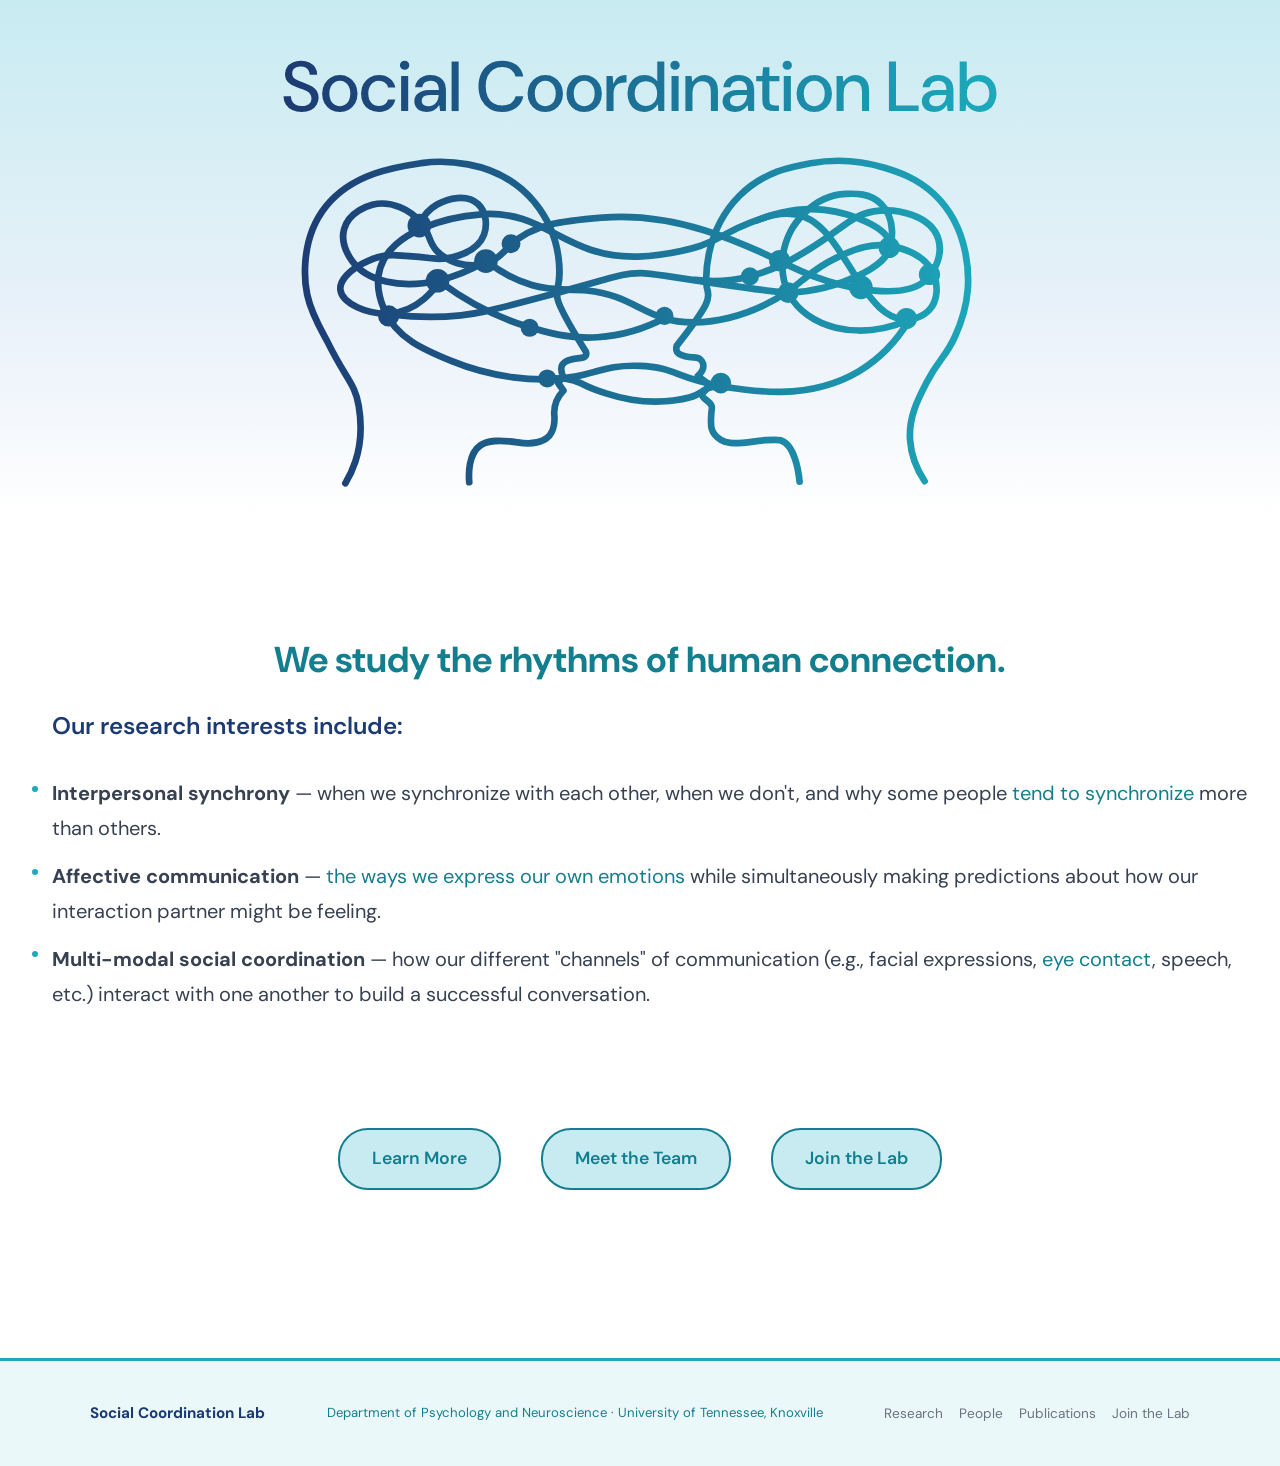
<file: index.html>
<!DOCTYPE html>
<html lang="en">
<head>
  <meta charset="UTF-8">
  <meta name="viewport" content="width=device-width, initial-scale=1.0">
  <title>Social Coordination Lab</title>
  <meta name="description" content="The Social Coordination Lab at the University of Tennessee, Knoxville studies how people coordinate their behavior to build deep and lasting social connections.">
  <link rel="icon" href="assets/images/logo-noname.svg" type="image/svg+xml">
  <meta property="og:title" content="Social Coordination Lab">
  <meta property="og:description" content="The Social Coordination Lab at the University of Tennessee, Knoxville studies how people coordinate their behavior to build deep and lasting social connections.">
  <meta property="og:image" content="https://socialcoordinationlab.com/assets/images/logo-noname.png">
  <meta property="og:url" content="https://socialcoordinationlab.com">
  <meta property="og:type" content="website">
  <link rel="stylesheet" href="css/style.css">
  <style>
    .hero-links {
      gap: 2.5rem;
      margin-top: 6rem;
    }
    .hero-links .btn {
      background: #C8EBF2;
      border-color: var(--teal-dark);
      border-width: 2px;
      color: var(--teal-dark);
      font-size: 1.1rem;
      padding: 0.85rem 2rem;
    }
    .hero-links .btn:hover {
      background: #aadce8;
      border-color: var(--teal-dark);
      color: var(--teal-dark);
    }
  </style>
</head>
<body>

  <nav class="site-nav">
    <div class="nav-inner">
      <div class="nav-brand">
        <img src="assets/images/logo-noname.svg" alt="" class="nav-brand-logo">
        <div class="nav-brand-text">
          <a href="/">Social Coordination Lab</a>
          <span class="nav-brand-sub">Department of Psychology and Neuroscience &middot; University of Tennessee, Knoxville</span>
        </div>
      </div>
      <div class="nav-links">
        <a href="/research/">Research</a>
        <a href="/people/">People</a>
        <a href="/publications/">Publications</a>
        <a href="/join/">Join the Lab</a>
      </div>
    </div>
  </nav>

  <div class="hero-band">
    <img src="assets/images/logo.svg" alt="Social Coordination Lab">
  </div>

  <div class="hero-content">
    <p class="hero-lead">We study the rhythms of human connection.</p>
    <p class="hero-subhead">Our research interests include:</p>
    <ul class="hero-list">
      <li><strong>Interpersonal synchrony</strong> — when we synchronize with each other, when we don't, and why some people <a href="https://www.nature.com/articles/s41598-023-29776-6">tend to synchronize</a> more than others.</li>
      <li><strong>Affective communication</strong> — <a href="https://doi.org/10.1080/02699931.2024.2446945">the ways we express our own emotions</a> while simultaneously making predictions about how our interaction partner might be feeling.</li>
      <li><strong>Multi-modal social coordination</strong> — how our different "channels" of communication (e.g., facial expressions, <a href="https://www.pnas.org/doi/abs/10.1073/pnas.2106645118">eye contact</a>, speech, etc.) interact with one another to build a successful conversation.</li>
    </ul>
    <div class="hero-links">
      <a href="/research/" class="btn btn-primary">Learn More</a>
      <a href="/people/" class="btn btn-primary">Meet the Team</a>
      <a href="/join/" class="btn btn-primary">Join the Lab</a>
    </div>
  </div>

  <footer class="site-footer">
    <div class="footer-inner">
      <div class="footer-brand">Social Coordination Lab</div>
      <div class="footer-meta">Department of Psychology and Neuroscience &middot; University of Tennessee, Knoxville</div>
      <div class="footer-links">
        <a href="/research/">Research</a>
        <a href="/people/">People</a>
        <a href="/publications/">Publications</a>
        <a href="/join/">Join the Lab</a>
      </div>
    </div>
  </footer>

  <script src="js/nav.js"></script>
</body>
</html>
</file>
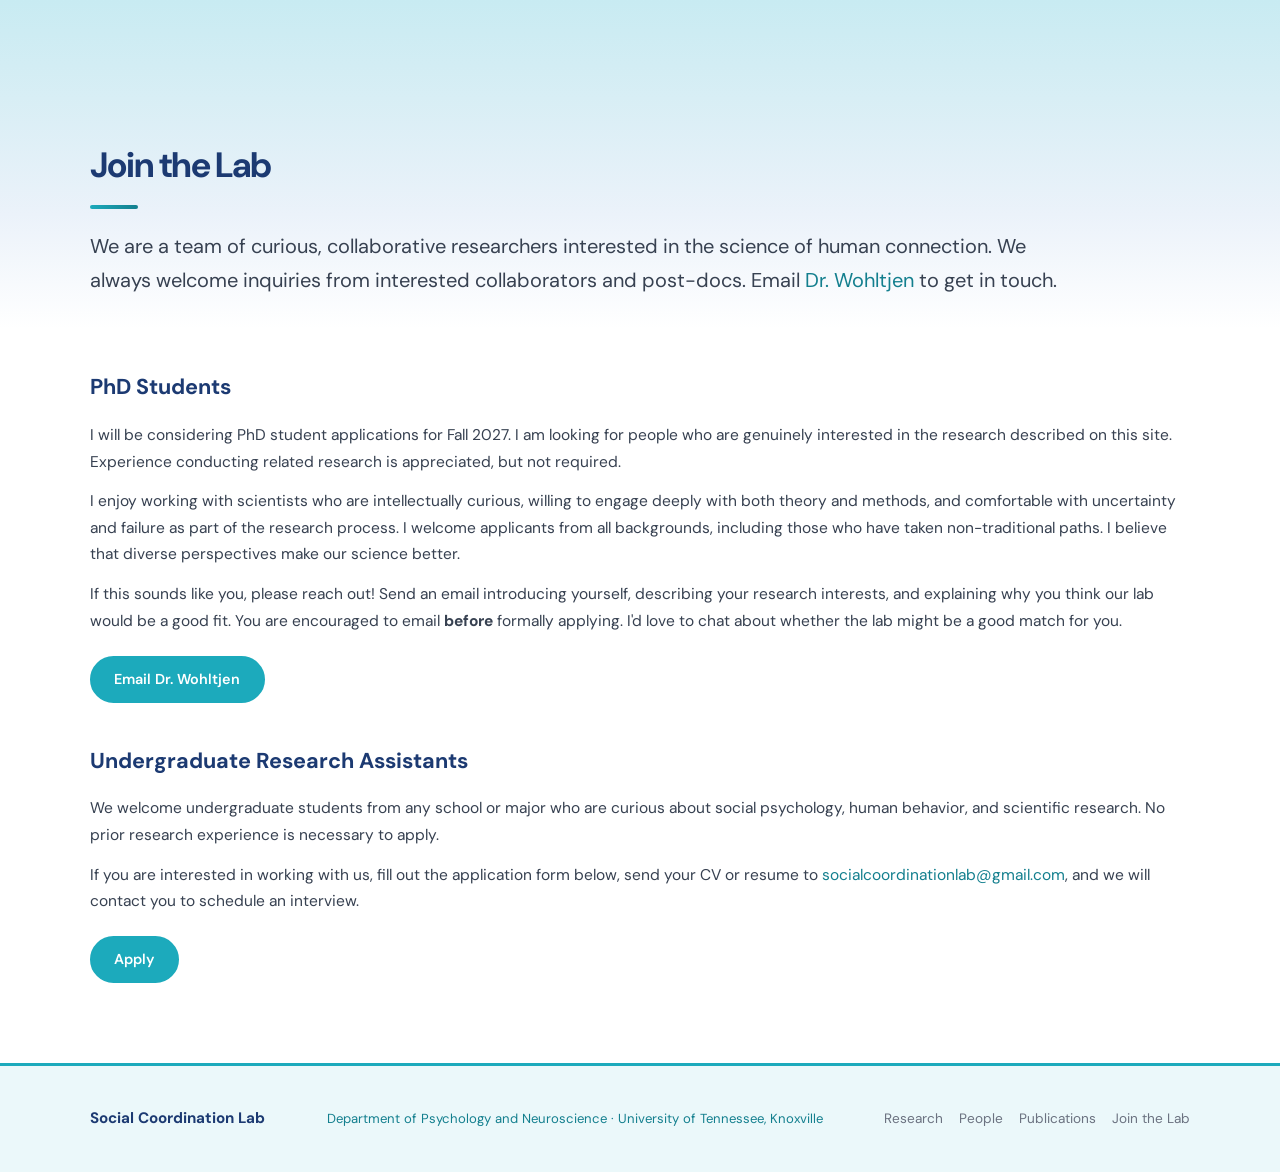
<file: join/index.html>
<!DOCTYPE html>
<html lang="en">
<head>
  <meta charset="UTF-8">
  <meta name="viewport" content="width=device-width, initial-scale=1.0">
  <title>Join the Lab — Social Coordination Lab</title>
  <meta name="description" content="Opportunities to join the Social Coordination Lab at the University of Tennessee, Knoxville — PhD students and undergraduate research assistants.">
  <link rel="icon" href="../assets/images/logo-noname.svg" type="image/svg+xml">
  <meta property="og:image" content="https://socialcoordinationlab.com/assets/images/logo-noname.png">
  <meta property="og:url" content="https://socialcoordinationlab.com/join/">
  <meta property="og:type" content="website">
  <link rel="stylesheet" href="../css/style.css">
</head>
<body>

  <nav class="site-nav">
    <div class="nav-inner">
      <div class="nav-brand">
        <img src="../assets/images/logo-noname.svg" alt="" class="nav-brand-logo">
        <div class="nav-brand-text">
          <a href="/">Social Coordination Lab</a>
          <span class="nav-brand-sub">Department of Psychology and Neuroscience &middot; University of Tennessee, Knoxville</span>
        </div>
      </div>
      <div class="nav-links">
        <a href="/research/">Research</a>
        <a href="/people/">People</a>
        <a href="/publications/">Publications</a>
        <a href="/join/" class="active">Join the Lab</a>
      </div>
    </div>
  </nav>

  <div class="page-title-band">
    <div class="page-title-inner">
      <h1>Join the Lab</h1>
      <div class="divider"></div>
      <p style="margin-top: 1.25rem; color: #374151; max-width: 1000px; font-size: 1.25rem;">We are a team of curious, collaborative researchers interested in the science of human connection. We always welcome inquiries from interested collaborators and post-docs. Email <a href="mailto:sophiewohltjen@utk.edu">Dr. Wohltjen</a> to get in touch.</p>
    </div>
  </div>

  <div class="page" style="padding-left: 0; padding-right: 0;">

    <!-- PhD Students -->
    <div class="join-section">
      <h2>PhD Students</h2>
      <p>
        I will be considering PhD student applications for Fall 2027. I am looking for people who are genuinely interested in the research described on this site. Experience conducting related research is appreciated, but not required.
      </p>
      <p>
        I enjoy working with scientists who are intellectually curious, willing to engage deeply with both theory and methods, and comfortable with uncertainty and failure as part of the research process. I welcome applicants from all backgrounds, including those who have taken non-traditional paths. I believe that diverse perspectives make our science better.
      </p>
      <p>
        If this sounds like you, please reach out! Send an email introducing yourself, describing your research interests, and explaining why you think our lab would be a good fit. You are encouraged to email <strong>before</strong> formally applying. I'd love to chat about whether the lab might be a good match for you.
      </p>
      <a href="mailto:sophiewohltjen@utk.edu" class="btn btn-primary">Email Dr. Wohltjen</a>
    </div>

    <!-- Undergraduate RAs -->
    <div class="join-section" style="margin-bottom:5rem;">
      <h2>Undergraduate Research Assistants</h2>
      <p>
        We welcome undergraduate students from any school or major who are curious about social psychology, human behavior, and scientific research. No prior research experience is necessary to apply.
      </p>
      <p>
        If you are interested in working with us, fill out the application form below, send your CV or resume to <a href="mailto:socialcoordinationlab@gmail.com">socialcoordinationlab@gmail.com</a>, and we will contact you to schedule an interview.
      </p>
      <a href="https://docs.google.com/forms/d/e/1FAIpQLScG0RC5CVKFxu5MlUOCBU0SJALxwk0OqWEZu88-P_znuCjL6w/viewform" class="btn btn-primary" target="_blank" rel="noopener">Apply</a>
    </div>

  </div>

  <footer class="site-footer">
    <div class="footer-inner">
      <div class="footer-brand">Social Coordination Lab</div>
      <div class="footer-meta">Department of Psychology and Neuroscience &middot; University of Tennessee, Knoxville</div>
      <div class="footer-links">
        <a href="/research/">Research</a>
        <a href="/people/">People</a>
        <a href="/publications/">Publications</a>
        <a href="/join/">Join the Lab</a>
      </div>
    </div>
  </footer>

  <script src="../js/nav.js"></script>
</body>
</html>
</file>
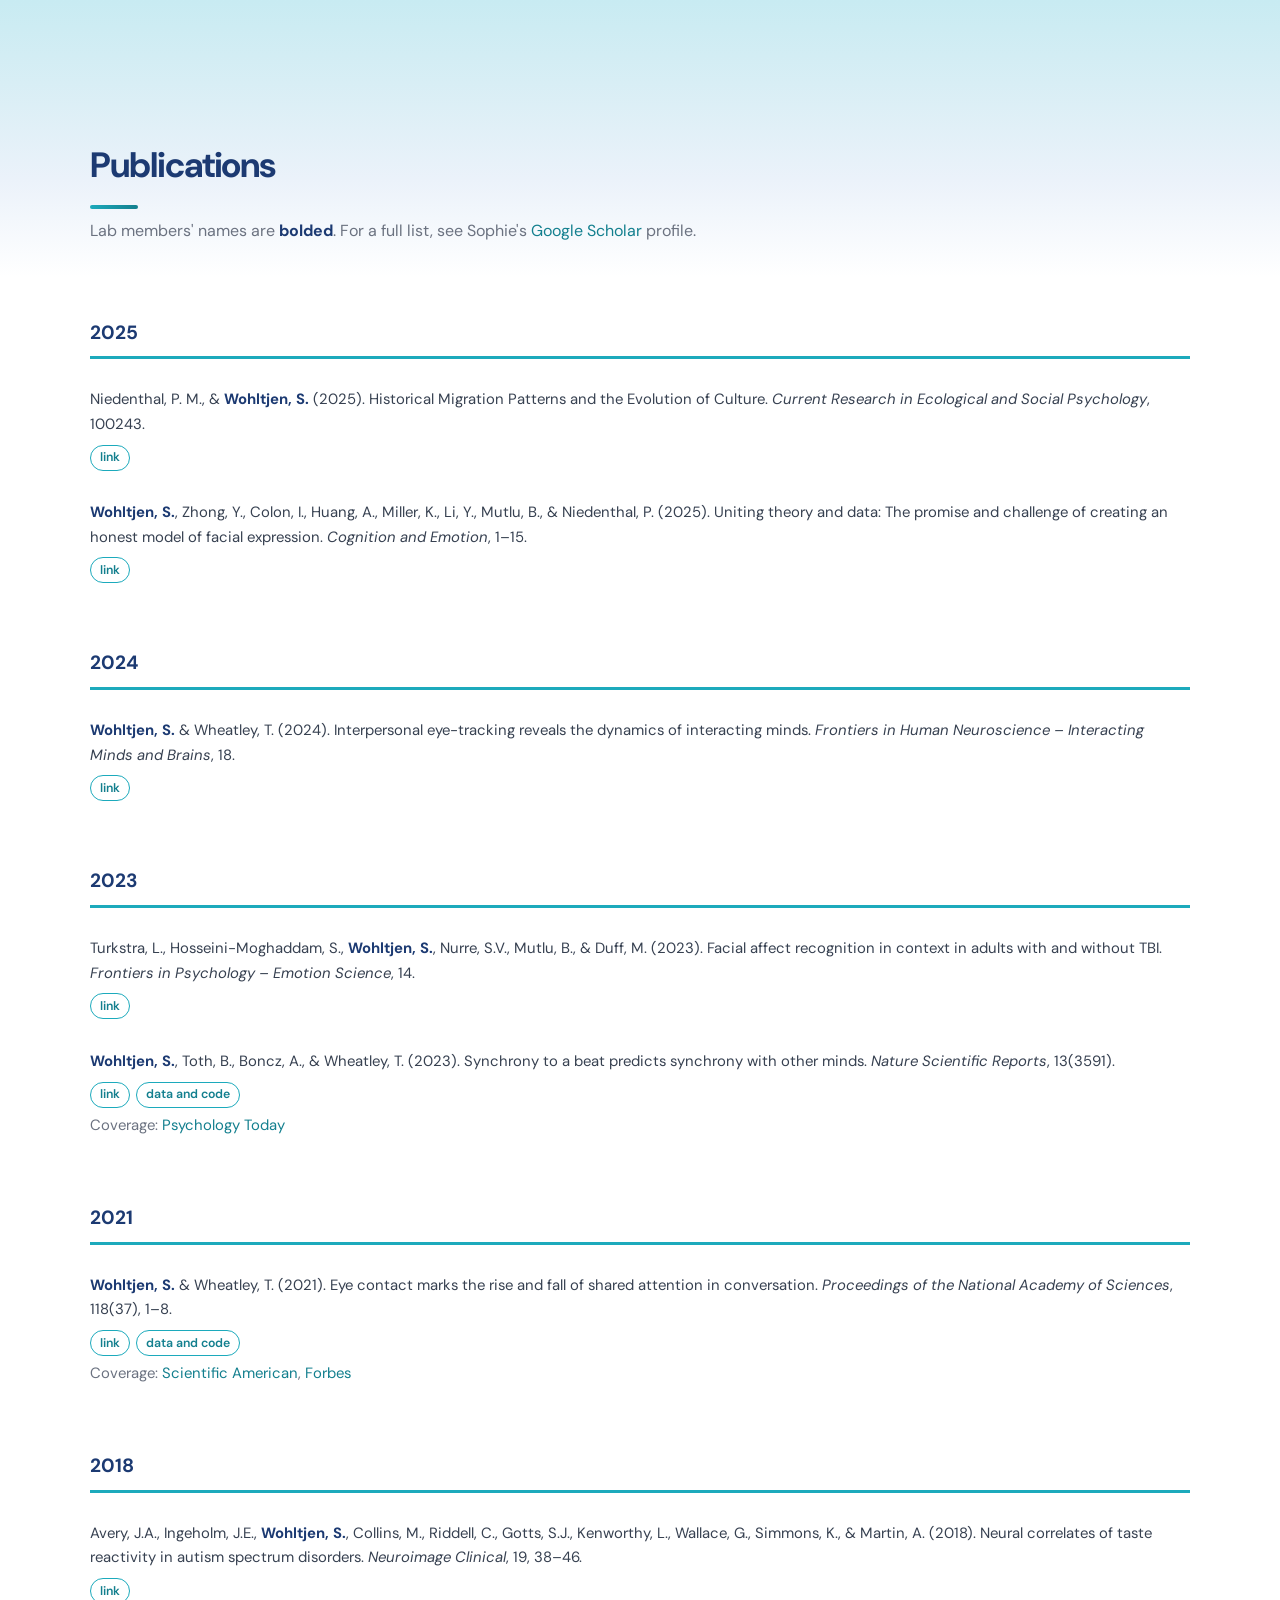
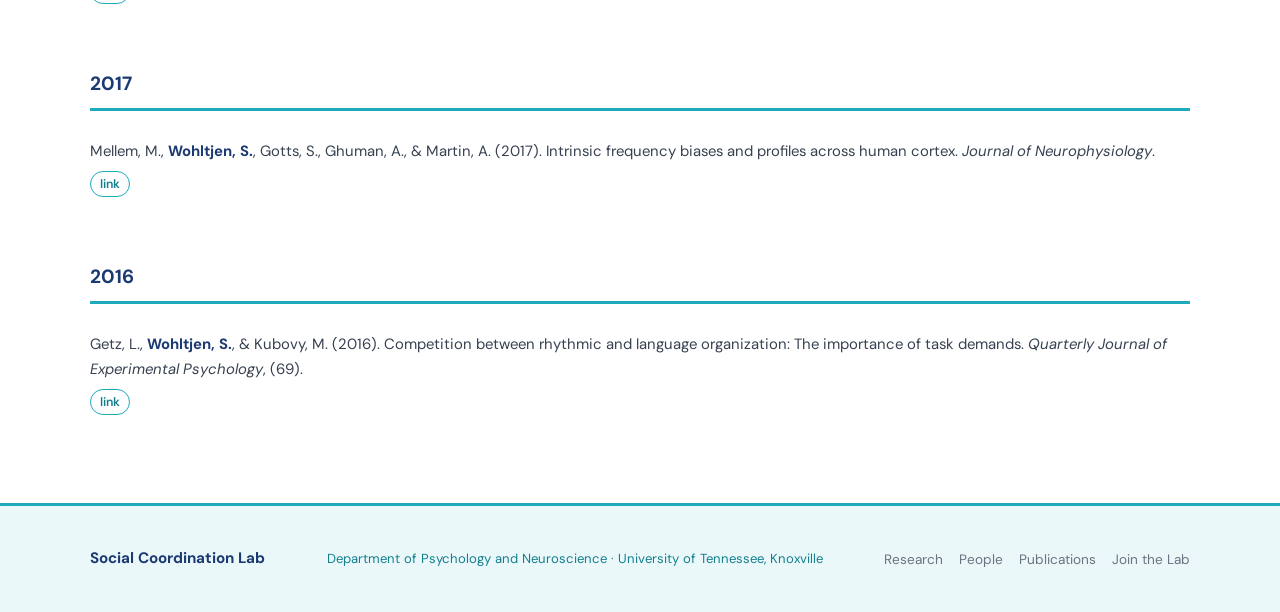
<file: publications/index.html>
<!DOCTYPE html>
<html lang="en">
<head>
  <meta charset="UTF-8">
  <meta name="viewport" content="width=device-width, initial-scale=1.0">
  <title>Publications — Social Coordination Lab</title>
  <meta name="description" content="Publications from the Social Coordination Lab at the University of Tennessee, Knoxville.">
  <link rel="icon" href="../assets/images/logo-noname.svg" type="image/svg+xml">
  <meta property="og:image" content="https://socialcoordinationlab.com/assets/images/logo-noname.png">
  <meta property="og:url" content="https://socialcoordinationlab.com/publications/">
  <meta property="og:type" content="website">
  <link rel="stylesheet" href="../css/style.css">
</head>
<body>

  <nav class="site-nav">
    <div class="nav-inner">
      <div class="nav-brand">
        <img src="../assets/images/logo-noname.svg" alt="" class="nav-brand-logo">
        <div class="nav-brand-text">
          <a href="/">Social Coordination Lab</a>
          <span class="nav-brand-sub">Department of Psychology and Neuroscience &middot; University of Tennessee, Knoxville</span>
        </div>
      </div>
      <div class="nav-links">
        <a href="/research/">Research</a>
        <a href="/people/">People</a>
        <a href="/publications/" class="active">Publications</a>
        <a href="/join/">Join the Lab</a>
      </div>
    </div>
  </nav>

  <div class="page-title-band">
    <div class="page-title-inner">
      <h1>Publications</h1>
      <div class="divider"></div>
      <p>Lab members' names are <strong style="color:var(--navy);">bolded</strong>. For a full list, see Sophie's <a href="https://scholar.google.com/citations?user=i4sQcEMAAAAJ&hl=en" style="color:var(--teal-dark);">Google Scholar</a> profile.</p>
    </div>
  </div>

  <div class="page" style="padding-left: 0; padding-right: 0;">

    <!-- 2025 -->
    <div class="pub-section">
      <div class="pub-section-label">2025</div>
      <ul class="pub-list">
        <li class="pub-item">
          Niedenthal, P. M., &amp; <strong>Wohltjen, S.</strong> (2025). Historical Migration Patterns and the Evolution of Culture. <em>Current Research in Ecological and Social Psychology</em>, 100243.
          <div class="pub-links">
            <a href="https://www.sciencedirect.com/science/article/pii/S2666622725000309" class="pub-link" target="_blank" rel="noopener">link</a>
          </div>
        </li>
        <li class="pub-item">
          <strong>Wohltjen, S.</strong>, Zhong, Y., Colon, I., Huang, A., Miller, K., Li, Y., Mutlu, B., &amp; Niedenthal, P. (2025). Uniting theory and data: The promise and challenge of creating an honest model of facial expression. <em>Cognition and Emotion</em>, 1–15.
          <div class="pub-links">
            <a href="https://www.tandfonline.com/doi/abs/10.1080/02699931.2024.2446945?casa_token=uprtJejlRvAAAAAA:4KbGv9zQ0BTERsC45VUERgjuYhj0U2Ws1ja3-Fm_jkfgc35AhX77wh9ylEBJsFuJWu8i0sep7DnlaA" class="pub-link" target="_blank" rel="noopener">link</a>
          </div>
        </li>
      </ul>
    </div>

    <!-- 2024 -->
    <div class="pub-section">
      <div class="pub-section-label">2024</div>
      <ul class="pub-list">
        <li class="pub-item">
          <strong>Wohltjen, S.</strong> &amp; Wheatley, T. (2024). Interpersonal eye-tracking reveals the dynamics of interacting minds. <em>Frontiers in Human Neuroscience – Interacting Minds and Brains</em>, 18.
          <div class="pub-links">
            <a href="https://www.frontiersin.org/journals/human-neuroscience/articles/10.3389/fnhum.2024.1356680/full" class="pub-link" target="_blank" rel="noopener">link</a>
          </div>
        </li>
      </ul>
    </div>

    <!-- 2023 -->
    <div class="pub-section">
      <div class="pub-section-label">2023</div>
      <ul class="pub-list">
        <li class="pub-item">
          Turkstra, L., Hosseini-Moghaddam, S., <strong>Wohltjen, S.</strong>, Nurre, S.V., Mutlu, B., &amp; Duff, M. (2023). Facial affect recognition in context in adults with and without TBI. <em>Frontiers in Psychology – Emotion Science</em>, 14.
          <div class="pub-links">
            <a href="https://www.frontiersin.org/journals/psychology/articles/10.3389/fpsyg.2023.1111686/full" class="pub-link" target="_blank" rel="noopener">link</a>
          </div>
        </li>
        <li class="pub-item">
          <strong>Wohltjen, S.</strong>, Toth, B., Boncz, A., &amp; Wheatley, T. (2023). Synchrony to a beat predicts synchrony with other minds. <em>Nature Scientific Reports</em>, 13(3591).
          <div class="pub-links">
            <a href="https://www.nature.com/articles/s41598-023-29776-6" class="pub-link" target="_blank" rel="noopener">link</a>
            <a href="https://github.com/sophiewohltjen/individual-attention" class="pub-link" target="_blank" rel="noopener">data and code</a>
          </div>
          <div class="pub-coverage">Coverage: <a href="https://www.psychologytoday.com/gb/blog/the-sensory-revolution/202003/dont-got-rhythm-what-it-means-to-be-beat-deaf" target="_blank" rel="noopener">Psychology Today</a></div>
        </li>
      </ul>
    </div>

    <!-- 2021 -->
    <div class="pub-section">
      <div class="pub-section-label">2021</div>
      <ul class="pub-list">
        <li class="pub-item">
          <strong>Wohltjen, S.</strong> &amp; Wheatley, T. (2021). Eye contact marks the rise and fall of shared attention in conversation. <em>Proceedings of the National Academy of Sciences</em>, 118(37), 1–8.
          <div class="pub-links">
            <a href="https://www.pnas.org/doi/abs/10.1073/pnas.2106645118" class="pub-link" target="_blank" rel="noopener">link</a>
            <a href="https://github.com/sophiewohltjen/eyeContact-in-conversation" class="pub-link" target="_blank" rel="noopener">data and code</a>
          </div>
          <div class="pub-coverage">Coverage: <a href="https://www.scientificamerican.com/article/making-eye-contact-signals-a-new-turn-in-a-conversation/" target="_blank" rel="noopener">Scientific American</a>, <a href="https://www.forbes.com/sites/jarretjackson/2022/07/20/is-your-team-in-sync-if-not-it-may-be-time-for-a-game/?sh=1e0f21d974cb" target="_blank" rel="noopener">Forbes</a></div>
        </li>
      </ul>
    </div>

    <!-- 2018 -->
    <div class="pub-section">
      <div class="pub-section-label">2018</div>
      <ul class="pub-list">
        <li class="pub-item">
          Avery, J.A., Ingeholm, J.E., <strong>Wohltjen, S.</strong>, Collins, M., Riddell, C., Gotts, S.J., Kenworthy, L., Wallace, G., Simmons, K., &amp; Martin, A. (2018). Neural correlates of taste reactivity in autism spectrum disorders. <em>Neuroimage Clinical</em>, 19, 38–46.
          <div class="pub-links">
            <a href="https://linkinghub.elsevier.com/retrieve/pii/S0006322318304992" class="pub-link" target="_blank" rel="noopener">link</a>
          </div>
        </li>
      </ul>
    </div>

    <!-- 2017 -->
    <div class="pub-section">
      <div class="pub-section-label">2017</div>
      <ul class="pub-list">
        <li class="pub-item">
          Mellem, M., <strong>Wohltjen, S.</strong>, Gotts, S., Ghuman, A., &amp; Martin, A. (2017). Intrinsic frequency biases and profiles across human cortex. <em>Journal of Neurophysiology</em>.
          <div class="pub-links">
            <a href="https://journals.physiology.org/doi/full/10.1152/jn.00061.2017" class="pub-link" target="_blank" rel="noopener">link</a>
          </div>
        </li>
      </ul>
    </div>

    <!-- 2016 -->
    <div class="pub-section" style="margin-bottom:5rem;">
      <div class="pub-section-label">2016</div>
      <ul class="pub-list">
        <li class="pub-item">
          Getz, L., <strong>Wohltjen, S.</strong>, &amp; Kubovy, M. (2016). Competition between rhythmic and language organization: The importance of task demands. <em>Quarterly Journal of Experimental Psychology</em>, (69).
          <div class="pub-links">
            <a href="https://journals.sagepub.com/doi/10.1080/17470218.2016.1173078" class="pub-link" target="_blank" rel="noopener">link</a>
          </div>
        </li>
      </ul>
    </div>

  </div>

  <footer class="site-footer">
    <div class="footer-inner">
      <div class="footer-brand">Social Coordination Lab</div>
      <div class="footer-meta">Department of Psychology and Neuroscience &middot; University of Tennessee, Knoxville</div>
      <div class="footer-links">
        <a href="/research/">Research</a>
        <a href="/people/">People</a>
        <a href="/publications/">Publications</a>
        <a href="/join/">Join the Lab</a>
      </div>
    </div>
  </footer>

  <script src="../js/nav.js"></script>
</body>
</html>
</file>
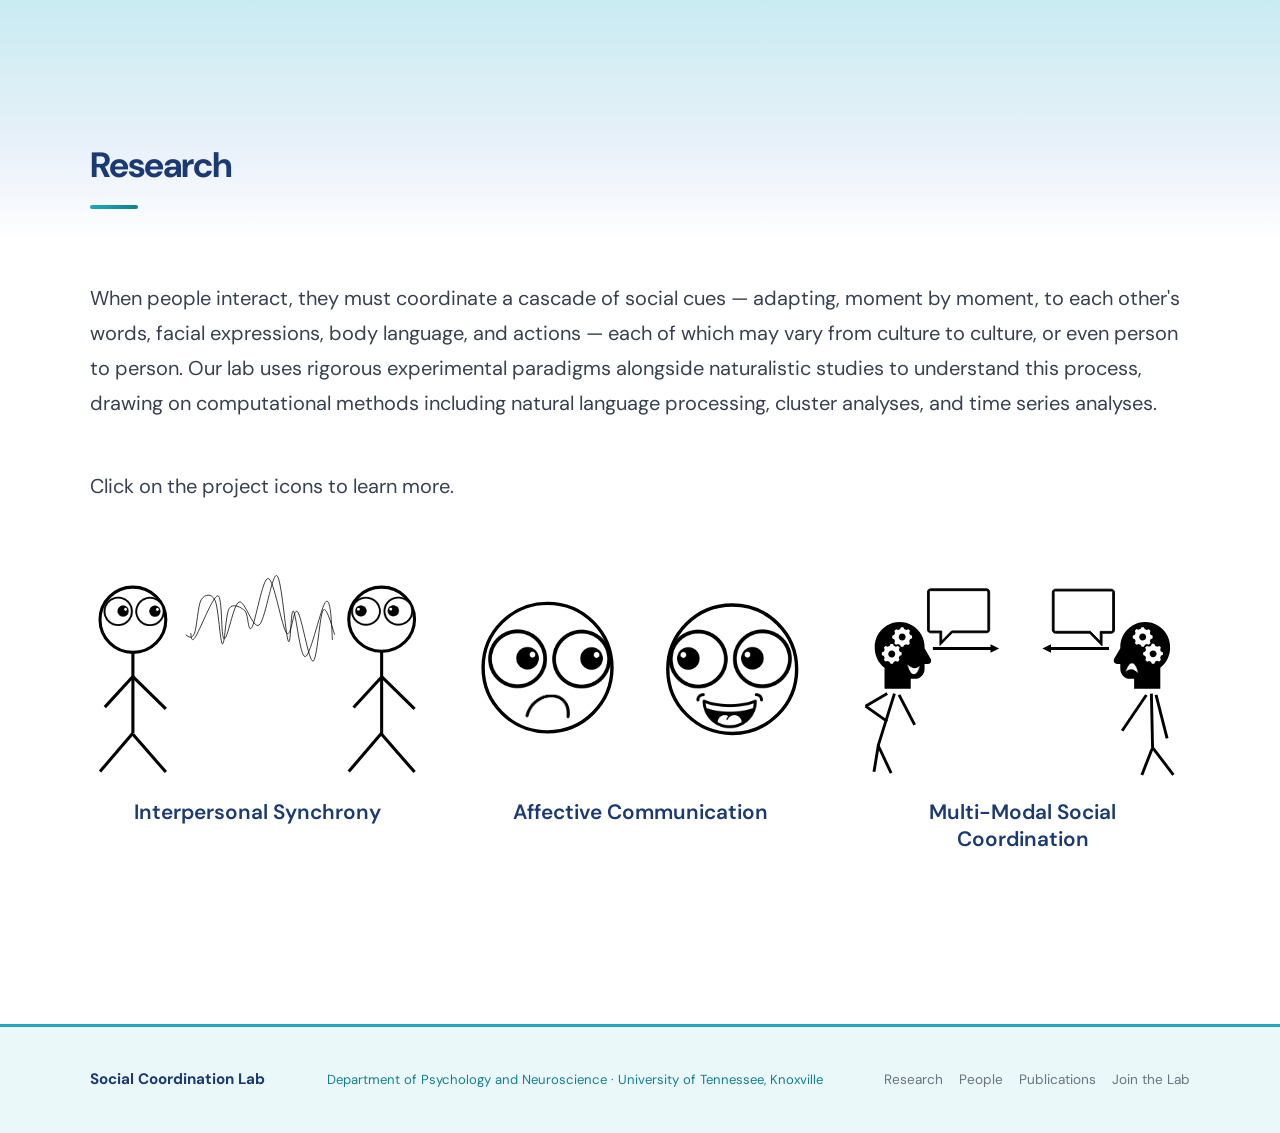
<file: research/index.html>
<!DOCTYPE html>
<html lang="en">
<head>
  <meta charset="UTF-8">
  <meta name="viewport" content="width=device-width, initial-scale=1.0">
  <title>Research — Social Coordination Lab</title>
  <meta name="description" content="Research areas of the Social Coordination Lab at UTK: interpersonal synchrony, affective communication, and multi-modal social coordination.">
  <link rel="icon" href="../assets/images/logo-noname.svg" type="image/svg+xml">
  <meta property="og:image" content="https://socialcoordinationlab.com/assets/images/logo-noname.png">
  <meta property="og:url" content="https://socialcoordinationlab.com/research/">
  <meta property="og:type" content="website">
  <link rel="stylesheet" href="../css/style.css">
</head>
<body>

  <nav class="site-nav">
    <div class="nav-inner">
      <div class="nav-brand">
        <img src="../assets/images/logo-noname.svg" alt="" class="nav-brand-logo">
        <div class="nav-brand-text">
          <a href="/">Social Coordination Lab</a>
          <span class="nav-brand-sub">Department of Psychology and Neuroscience &middot; University of Tennessee, Knoxville</span>
        </div>
      </div>
      <div class="nav-links">
        <a href="/research/" class="active">Research</a>
        <a href="/people/">People</a>
        <a href="/publications/">Publications</a>
        <a href="/join/">Join the Lab</a>
      </div>
    </div>
  </nav>

  <div class="page-title-band">
    <div class="page-title-inner">
      <h1>Research</h1>
      <div class="divider"></div>
    </div>
  </div>

  <div class="page" style="padding-left: 0; padding-right: 0;">

    <p class="intro-blurb">
      When people interact, they must coordinate a cascade of social cues — adapting, moment by moment, to each other's words, facial expressions, body language, and actions — each of which may vary from culture to culture, or even person to person. Our lab uses rigorous experimental paradigms alongside naturalistic studies to understand this process, drawing on computational methods including natural language processing, cluster analyses, and time series analyses.
    </p>
    <p class="intro-blurb" style="margin-bottom: 0;">Click on the project icons to learn more.</p>
    <div class="research-icons" style="margin-top: 3rem;">

      <!-- Interpersonal Synchrony -->
      <div class="research-icon-item">
        <button class="research-icon-btn" data-target="panel-synchrony">
          <img src="../assets/images/synchrony.svg" alt="Interpersonal Synchrony">
          <span>Interpersonal Synchrony</span>
        </button>
      </div>

      <!-- Affective Communication -->
      <div class="research-icon-item">
        <button class="research-icon-btn" data-target="panel-affcomm">
          <img src="../assets/images/aff-comm.svg" alt="Affective Communication">
          <span>Affective Communication</span>
        </button>
      </div>

      <!-- Multi-Modal Social Coordination -->
      <div class="research-icon-item">
        <button class="research-icon-btn" data-target="panel-multimodal">
          <img src="../assets/images/coordination.svg" alt="Multi-Modal Social Coordination">
          <span>Multi-Modal Social Coordination</span>
        </button>
      </div>

    </div>

    <!-- Full-width description panels -->
    <div class="research-panel" id="panel-synchrony">
      <h2 class="panel-title">Interpersonal Synchrony</h2>
      <p>We study the moments in interaction when people synchronize with each other, and we also study the moments when they don't. Rather than assuming that heightened synchrony is always beneficial, our work investigates how moving between moments of synchrony and asynchrony may actually help people communicate. We're also interested in the individual differences that can make it easier or harder to achieve synchrony.</p>
      <p>Our research has so far tracked synchrony in eye blink rates, pupil dilation, and facial expressions. We connect these physiological and behavioral signals to interaction outcomes like improved memory, engagement, and rapport.</p>
      <h3 class="panel-subsection-title">Synchrony to a beat predicts synchrony with other minds</h3>
      <p class="panel-coverage">Read about this project in <a href="https://www.psychologytoday.com/gb/blog/the-sensory-revolution/202003/dont-got-rhythm-what-it-means-to-be-beat-deaf" target="_blank" rel="noopener">Psychology Today</a></p>
      <p>We found that individuals whose pupils were more tightly synchronized with a rhythmic auditory sequence were also more likely to synchronize their pupil dilations and constrictions with the pupil dynamics of an individual telling a story. This work suggests that the tendency to synchronize attention is a reliable individual difference that varies in the human population, manifests across levels of complexity (from highly structured to continuously varying dynamics) and predicts synchrony between minds.</p>
      <div class="pub-previews">
        <a href="https://www.nature.com/articles/s41598-023-29776-6" class="pub-preview" target="_blank" rel="noopener">
          <img src="../assets/images/synchrony-beat.png" alt="Paper thumbnail">
          <span>Read more</span>
        </a>
        <a href="https://github.com/sophiewohltjen/individual-attention" class="pub-preview" target="_blank" rel="noopener">
          <img src="../assets/images/Figure2.png" alt="Figure 2">
          <span>Data and code for this project</span>
        </a>
      </div>
    </div>

    <div class="research-panel" id="panel-affcomm">
      <h2 class="panel-title">Affective Communication</h2>
      <p>Successful interaction requires that we both express our own emotions and make predictions how our partner is feeling, often simultaneously. We study how facial expressions are both produced and perceived during real interactions and how these moment-to-moment dynamics shape our ability to accurately read a partner's emotional state.</p>
      <h3 class="panel-subsection-title">Affective predictability, synchrony, and connection</h3>
      <img src="../assets/images/model.svg" alt="Affective synchrony model" class="panel-figure">
      <p>The Social Coordination Lab, in collaboration with Dr. Paula Niedenthal, has received an NSF award to study the role of affective synchrony in social interaction. When people mirror each other's facial expressions and vocal cues, this synchrony may act as a kind of shorthand that reduces the complexity of the social environment and makes partners' emotions more predictable. We study whether this synchrony helps people make more accurate inferences about what their partner is feeling.</p>
      <p>But perfect mirroring isn't always the goal. Interactions also require moments of departure — when topics shift, surprises happen, or something novel needs to be expressed. We're equally interested in when and how breaking from synchrony can still preserve, or even strengthen, feelings of connection.</p>
      <div class="pub-previews">
        <a href="https://www.nsf.gov/awardsearch/show-award?AWD_ID=2438276" class="pub-preview" target="_blank" rel="noopener">
          <img src="../assets/images/nsf.png" alt="NSF award">
          <span>NSF award abstract</span>
        </a>
      </div>
      <h3 class="panel-subsection-title">Facial expressions &ldquo;in the wild&rdquo;</h3>
      <p>Facial expressions are central to how we coordinate and influence one another when we communicate, yet the form and meaning of these expressions vary in surprisingly nuanced ways across individuals and cultures. Existing theories of facial expression struggle to account for this variation, largely because they rest on two limiting assumptions: that expressions fall into a fixed set of basic emotion categories, and that a handful of still images, posed faces, and non-representative samples can stand in for the full range of human facial behavior.</p>
      <p>This project takes a different approach. We capture facial expressions as they naturally unfold in real interactions, across a diverse sample of individuals. The setup is straightforward: groups of four people who already know each other play a series of games while we record their spontaneous expressions. As we collect this data, we are also developing data-driven methods to identify meaningful clusters within this rich dataset and validate them against human judgment.</p>
      <div class="pub-previews">
        <a href="https://www.tandfonline.com/doi/abs/10.1080/02699931.2024.2446945?casa_token=uprtJejlRvAAAAAA:4KbGv9zQ0BTERsC45VUERgjuYhj0U2Ws1ja3-Fm_jkfgc35AhX77wh9ylEBJsFuJWu8i0sep7DnlaA" class="pub-preview" target="_blank" rel="noopener">
          <img src="../assets/images/fitw.png" alt="Learn more">
          <span>Learn more</span>
        </a>
      </div>
    </div>

    <div class="research-panel" id="panel-multimodal">
      <h2 class="panel-title">Multi-Modal Social Coordination</h2>
      <p>Human communication unfolds across multiple channels at once. Facial expressions, eye contact, speech, and body movement all work together to build a successful conversation. These channels interact within a single person (think of the precise coordination of expression, head angle, and gaze that produces a withering stare) and between people (the way that same stare might cause a partner to drop their eyes and hunch their shoulders). We study how these cross-channel exchanges, within and between people, shape the success of social interaction.</p>
      <h3 class="panel-subsection-title">Eye contact marks the rise and fall of shared attention in conversation</h3>
      <p class="panel-coverage">Read about this project in <a href="https://www.scientificamerican.com/article/making-eye-contact-signals-a-new-turn-in-a-conversation/" target="_blank" rel="noopener">Scientific American</a> and <a href="https://www.forbes.com/sites/jarretjackson/2022/07/20/is-your-team-in-sync-if-not-it-may-be-time-for-a-game/?sh=1e0f21d974cb" target="_blank" rel="noopener">Forbes</a></p>
      <p>We measured pupillary synchrony and eye contact between dyads engaged in unstructured conversation. When dyads made eye contact, their pupils were highly synchronized. During each instance of eye contact, however, we found that participants desynchronized their pupils. Specifically, we found that eye contact commences as synchrony peaks and predicts an immediate and subsequent decline in synchrony until eye contact breaks. We also found these moments of eye contact were positively correlated with dyads' ratings of engagement during the conversation. This relationship suggests that eye contact signals when attentional synchrony is high, and perhaps facilitates movements into and out of attentional synchrony in a way that sustains dyads' mutual engagement.</p>
      <div class="pub-previews">
        <a href="https://www.pnas.org/doi/abs/10.1073/pnas.2106645118" class="pub-preview" target="_blank" rel="noopener">
          <img src="../assets/images/eyecontact.png" alt="Paper thumbnail">
          <span>Read more</span>
        </a>
        <a href="https://github.com/sophiewohltjen/eyeContact-in-conversation" class="pub-preview" target="_blank" rel="noopener">
          <img src="../assets/images/Figure3.png" alt="Figure 3">
          <span>Data and code for this project</span>
        </a>
      </div>
    </div>

  </div>

  <footer class="site-footer">
    <div class="footer-inner">
      <div class="footer-brand">Social Coordination Lab</div>
      <div class="footer-meta">Department of Psychology and Neuroscience &middot; University of Tennessee, Knoxville</div>
      <div class="footer-links">
        <a href="/research/">Research</a>
        <a href="/people/">People</a>
        <a href="/publications/">Publications</a>
        <a href="/join/">Join the Lab</a>
      </div>
    </div>
  </footer>

  <script>
  document.querySelectorAll('.research-icon-btn').forEach(btn => {
    btn.addEventListener('click', () => {
      const panel = document.getElementById(btn.dataset.target);
      const isOpen = panel.classList.contains('open');
      document.querySelectorAll('.research-panel').forEach(p => p.classList.remove('open'));
      document.querySelectorAll('.research-icon-btn').forEach(b => b.classList.remove('active'));
      if (!isOpen) {
        panel.classList.add('open');
        btn.classList.add('active');
        setTimeout(() => {
          panel.scrollIntoView({ behavior: 'smooth', block: 'start' });
        }, 420);
      }
    });
  });
  </script>
  <script src="../js/nav.js"></script>

</body>
</html>
</file>
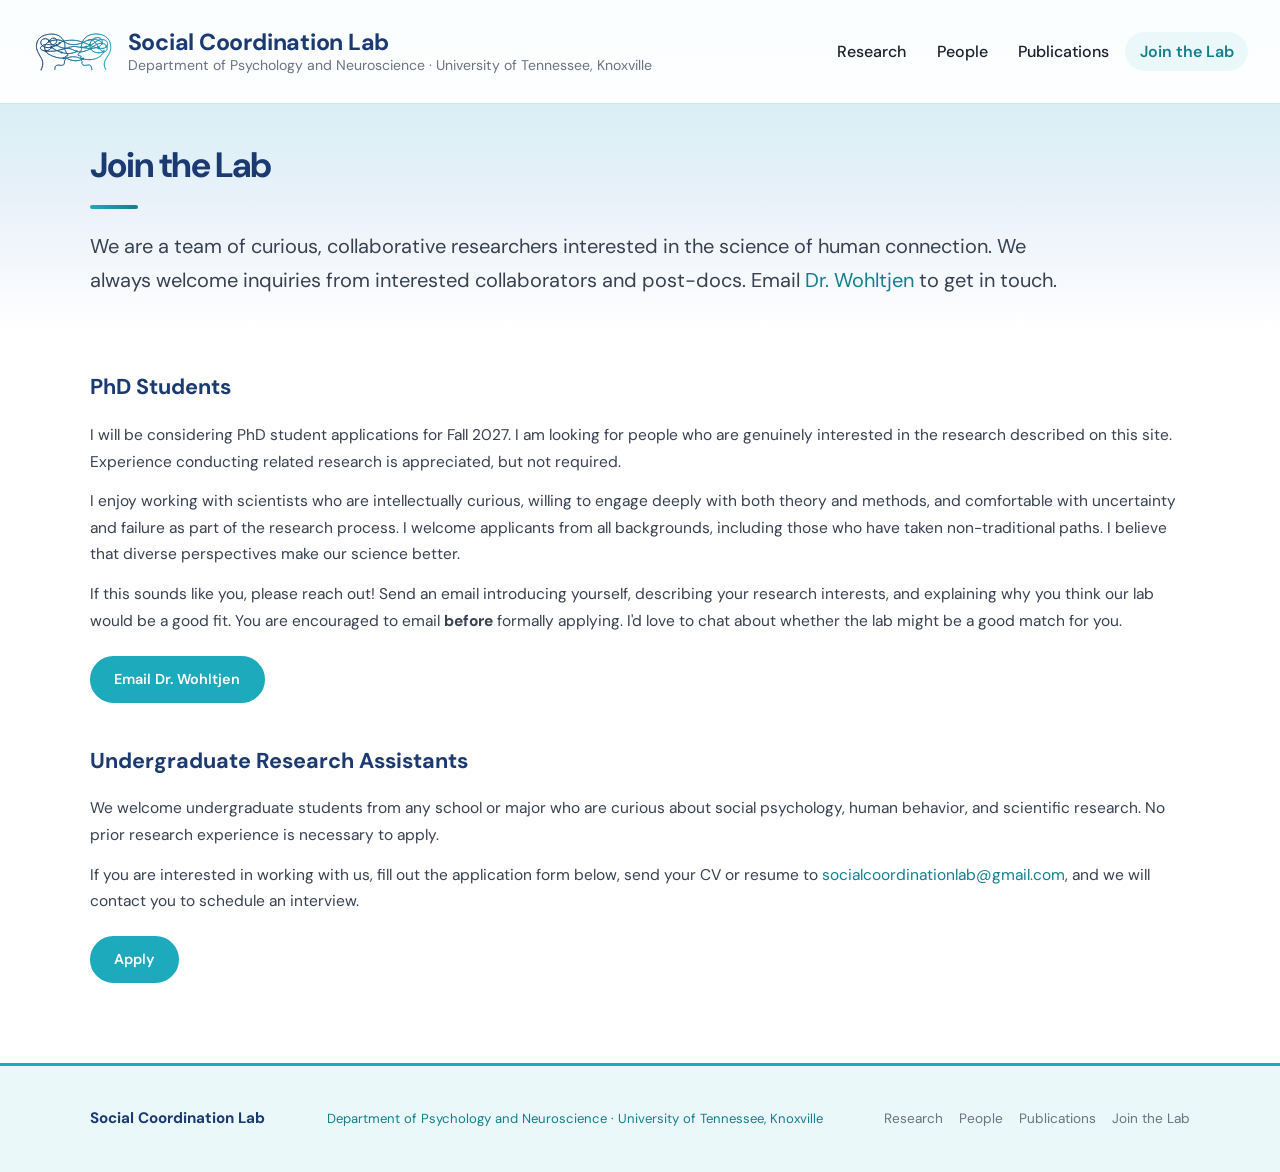
<file: join.html>
<!DOCTYPE html>
<html lang="en">
<head>
  <meta charset="UTF-8">
  <meta name="viewport" content="width=device-width, initial-scale=1.0">
  <title>Join the Lab — Social Coordination Lab</title>
  <meta name="description" content="Opportunities to join the Social Coordination Lab at the University of Tennessee, Knoxville — PhD students and undergraduate research assistants.">
  <link rel="stylesheet" href="css/style.css">
</head>
<body>

  <nav class="site-nav">
    <div class="nav-inner">
      <div class="nav-brand">
        <img src="assets/images/logo-noname.svg" alt="" class="nav-brand-logo">
        <div class="nav-brand-text">
          <a href="index.html">Social Coordination Lab</a>
          <span class="nav-brand-sub">Department of Psychology and Neuroscience &middot; University of Tennessee, Knoxville</span>
        </div>
      </div>
      <div class="nav-links">
        <a href="research.html">Research</a>
        <a href="people.html">People</a>
        <a href="publications.html">Publications</a>
        <a href="join.html" class="active">Join the Lab</a>
      </div>
    </div>
  </nav>

  <div class="page-title-band">
    <div class="page-title-inner">
      <h1>Join the Lab</h1>
      <div class="divider"></div>
      <p style="margin-top: 1.25rem; color: #374151; max-width: 1000px; font-size: 1.25rem;">We are a team of curious, collaborative researchers interested in the science of human connection. We always welcome inquiries from interested collaborators and post-docs. Email <a href="mailto:sophiewohltjen@utk.edu">Dr. Wohltjen</a> to get in touch.</p>
    </div>
  </div>

  <div class="page" style="padding-left: 0; padding-right: 0;">

    <!-- PhD Students -->
    <div class="join-section">
      <h2>PhD Students</h2>
      <p>
        I will be considering PhD student applications for Fall 2027. I am looking for people who are genuinely interested in the research described on this site. Experience conducting related research is appreciated, but not required.
      </p>
      <p>
        I enjoy working with scientists who are intellectually curious, willing to engage deeply with both theory and methods, and comfortable with uncertainty and failure as part of the research process. I welcome applicants from all backgrounds, including those who have taken non-traditional paths. I believe that diverse perspectives make our science better.
      </p>
      <p>
        If this sounds like you, please reach out! Send an email introducing yourself, describing your research interests, and explaining why you think our lab would be a good fit. You are encouraged to email <strong>before</strong> formally applying. I'd love to chat about whether the lab might be a good match for you.
      </p>
      <a href="mailto:sophiewohltjen@utk.edu" class="btn btn-primary">Email Dr. Wohltjen</a>
    </div>

    <!-- Undergraduate RAs -->
    <div class="join-section" style="margin-bottom:5rem;">
      <h2>Undergraduate Research Assistants</h2>
      <p>
        We welcome undergraduate students from any school or major who are curious about social psychology, human behavior, and scientific research. No prior research experience is necessary to apply.
      </p>
      <p>
        If you are interested in working with us, fill out the application form below, send your CV or resume to <a href="mailto:socialcoordinationlab@gmail.com">socialcoordinationlab@gmail.com</a>, and we will contact you to schedule an interview.
      </p>
      <a href="https://docs.google.com/forms/d/e/1FAIpQLScG0RC5CVKFxu5MlUOCBU0SJALxwk0OqWEZu88-P_znuCjL6w/viewform" class="btn btn-primary" target="_blank" rel="noopener">Apply</a>
    </div>

  </div>

  <footer class="site-footer">
    <div class="footer-inner">
      <div class="footer-brand">Social Coordination Lab</div>
      <div class="footer-meta">Department of Psychology and Neuroscience &middot; University of Tennessee, Knoxville</div>
      <div class="footer-links">
        <a href="research.html">Research</a>
        <a href="people.html">People</a>
        <a href="publications.html">Publications</a>
        <a href="join.html">Join the Lab</a>
      </div>
    </div>
  </footer>

  <script src="js/nav.js"></script>
</body>
</html>
</file>
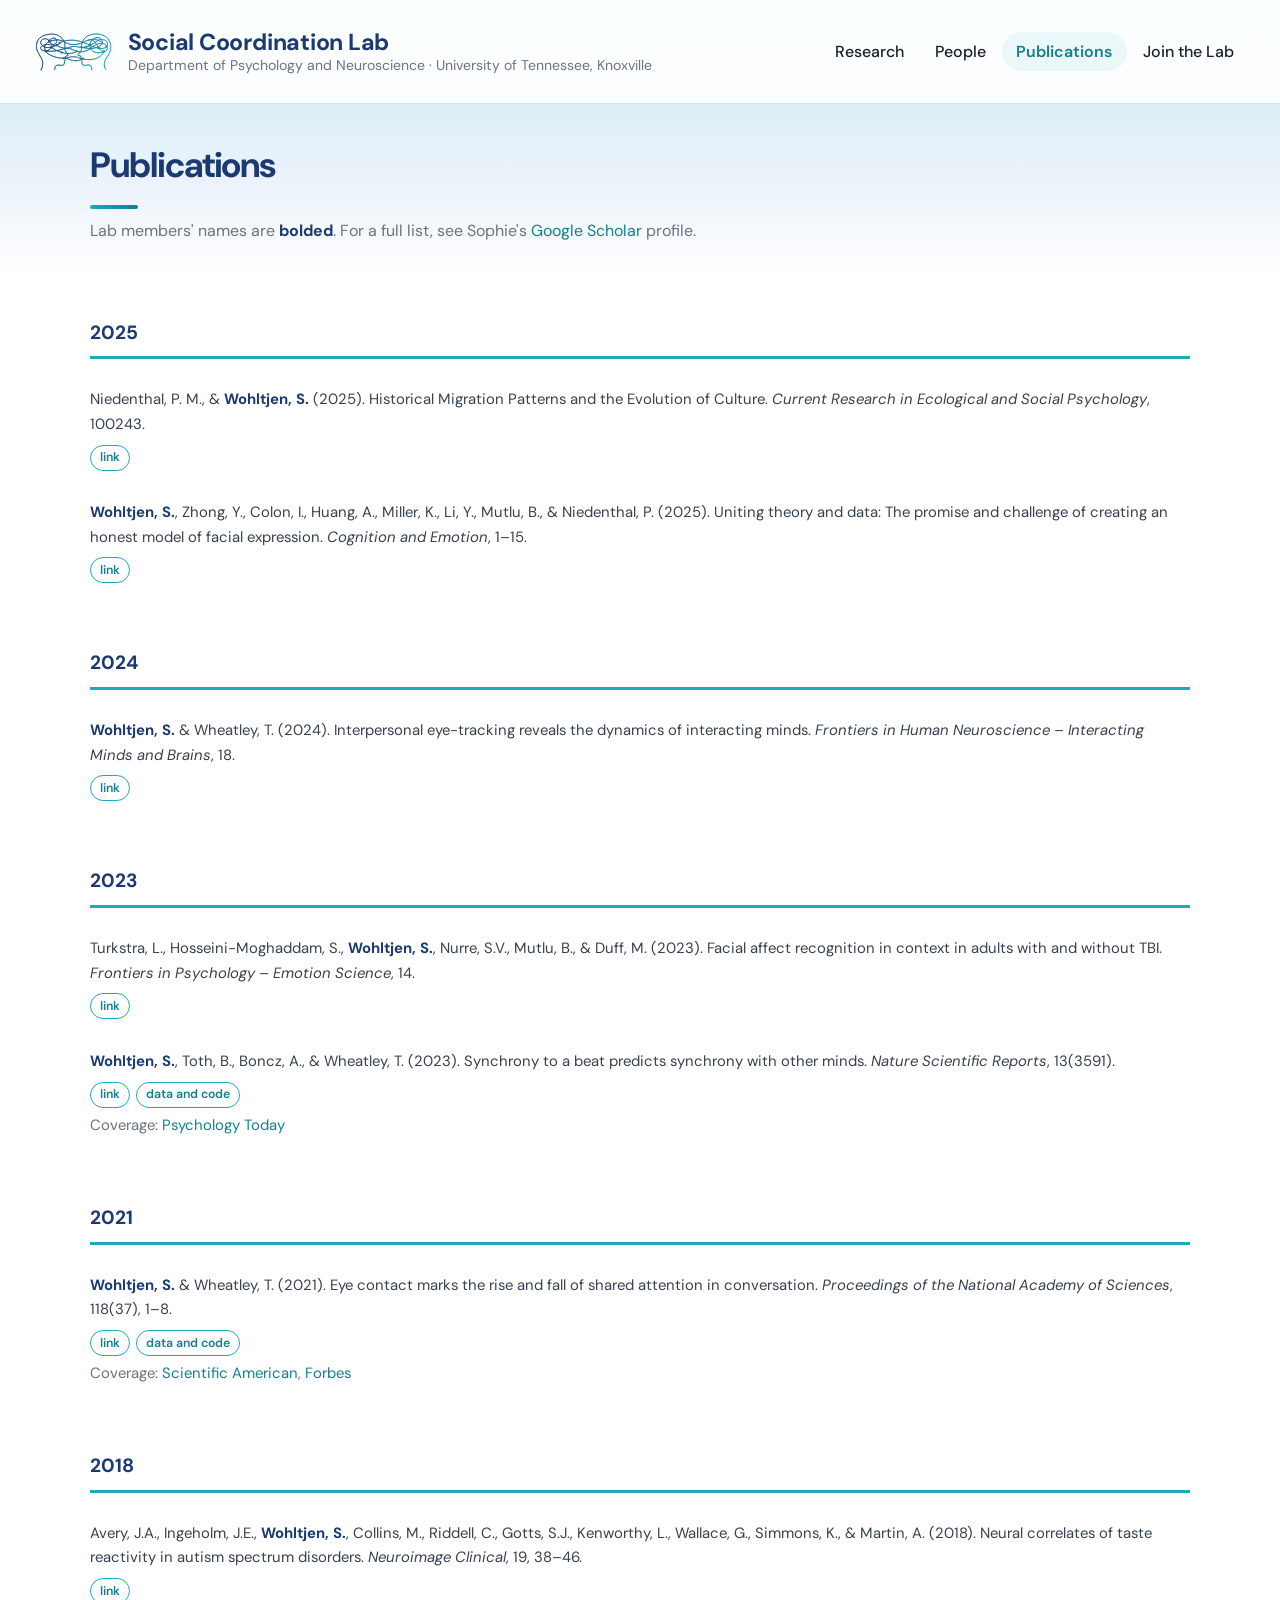
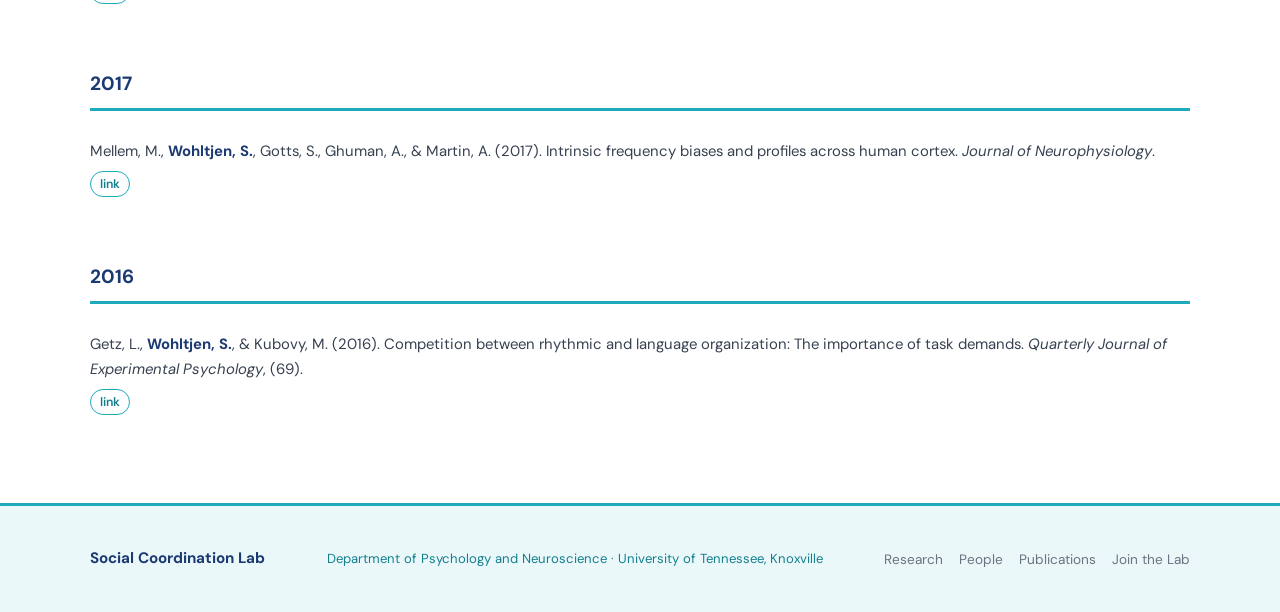
<file: publications.html>
<!DOCTYPE html>
<html lang="en">
<head>
  <meta charset="UTF-8">
  <meta name="viewport" content="width=device-width, initial-scale=1.0">
  <title>Publications — Social Coordination Lab</title>
  <meta name="description" content="Publications from the Social Coordination Lab at the University of Tennessee, Knoxville.">
  <link rel="stylesheet" href="css/style.css">
</head>
<body>

  <nav class="site-nav">
    <div class="nav-inner">
      <div class="nav-brand">
        <img src="assets/images/logo-noname.svg" alt="" class="nav-brand-logo">
        <div class="nav-brand-text">
          <a href="index.html">Social Coordination Lab</a>
          <span class="nav-brand-sub">Department of Psychology and Neuroscience &middot; University of Tennessee, Knoxville</span>
        </div>
      </div>
      <div class="nav-links">
        <a href="research.html">Research</a>
        <a href="people.html">People</a>
        <a href="publications.html" class="active">Publications</a>
        <a href="join.html">Join the Lab</a>
      </div>
    </div>
  </nav>

  <div class="page-title-band">
    <div class="page-title-inner">
      <h1>Publications</h1>
      <div class="divider"></div>
      <p>Lab members' names are <strong style="color:var(--navy);">bolded</strong>. For a full list, see Sophie's <a href="https://scholar.google.com/citations?user=i4sQcEMAAAAJ&hl=en" style="color:var(--teal-dark);">Google Scholar</a> profile.</p>
    </div>
  </div>

  <div class="page" style="padding-left: 0; padding-right: 0;">

    <!-- 2025 -->
    <div class="pub-section">
      <div class="pub-section-label">2025</div>
      <ul class="pub-list">
        <li class="pub-item">
          Niedenthal, P. M., &amp; <strong>Wohltjen, S.</strong> (2025). Historical Migration Patterns and the Evolution of Culture. <em>Current Research in Ecological and Social Psychology</em>, 100243.
          <div class="pub-links">
            <a href="https://www.sciencedirect.com/science/article/pii/S2666622725000309" class="pub-link" target="_blank" rel="noopener">link</a>
          </div>
        </li>
        <li class="pub-item">
          <strong>Wohltjen, S.</strong>, Zhong, Y., Colon, I., Huang, A., Miller, K., Li, Y., Mutlu, B., &amp; Niedenthal, P. (2025). Uniting theory and data: The promise and challenge of creating an honest model of facial expression. <em>Cognition and Emotion</em>, 1–15.
          <div class="pub-links">
            <a href="https://www.tandfonline.com/doi/abs/10.1080/02699931.2024.2446945?casa_token=uprtJejlRvAAAAAA:4KbGv9zQ0BTERsC45VUERgjuYhj0U2Ws1ja3-Fm_jkfgc35AhX77wh9ylEBJsFuJWu8i0sep7DnlaA" class="pub-link" target="_blank" rel="noopener">link</a>
          </div>
        </li>
      </ul>
    </div>

    <!-- 2024 -->
    <div class="pub-section">
      <div class="pub-section-label">2024</div>
      <ul class="pub-list">
        <li class="pub-item">
          <strong>Wohltjen, S.</strong> &amp; Wheatley, T. (2024). Interpersonal eye-tracking reveals the dynamics of interacting minds. <em>Frontiers in Human Neuroscience – Interacting Minds and Brains</em>, 18.
          <div class="pub-links">
            <a href="https://www.frontiersin.org/journals/human-neuroscience/articles/10.3389/fnhum.2024.1356680/full" class="pub-link" target="_blank" rel="noopener">link</a>
          </div>
        </li>
      </ul>
    </div>

    <!-- 2023 -->
    <div class="pub-section">
      <div class="pub-section-label">2023</div>
      <ul class="pub-list">
        <li class="pub-item">
          Turkstra, L., Hosseini-Moghaddam, S., <strong>Wohltjen, S.</strong>, Nurre, S.V., Mutlu, B., &amp; Duff, M. (2023). Facial affect recognition in context in adults with and without TBI. <em>Frontiers in Psychology – Emotion Science</em>, 14.
          <div class="pub-links">
            <a href="https://www.frontiersin.org/journals/psychology/articles/10.3389/fpsyg.2023.1111686/full" class="pub-link" target="_blank" rel="noopener">link</a>
          </div>
        </li>
        <li class="pub-item">
          <strong>Wohltjen, S.</strong>, Toth, B., Boncz, A., &amp; Wheatley, T. (2023). Synchrony to a beat predicts synchrony with other minds. <em>Nature Scientific Reports</em>, 13(3591).
          <div class="pub-links">
            <a href="https://www.nature.com/articles/s41598-023-29776-6" class="pub-link" target="_blank" rel="noopener">link</a>
            <a href="https://github.com/sophiewohltjen/individual-attention" class="pub-link" target="_blank" rel="noopener">data and code</a>
          </div>
          <div class="pub-coverage">Coverage: <a href="https://www.psychologytoday.com/gb/blog/the-sensory-revolution/202003/dont-got-rhythm-what-it-means-to-be-beat-deaf" target="_blank" rel="noopener">Psychology Today</a></div>
        </li>
      </ul>
    </div>

    <!-- 2021 -->
    <div class="pub-section">
      <div class="pub-section-label">2021</div>
      <ul class="pub-list">
        <li class="pub-item">
          <strong>Wohltjen, S.</strong> &amp; Wheatley, T. (2021). Eye contact marks the rise and fall of shared attention in conversation. <em>Proceedings of the National Academy of Sciences</em>, 118(37), 1–8.
          <div class="pub-links">
            <a href="https://www.pnas.org/doi/abs/10.1073/pnas.2106645118" class="pub-link" target="_blank" rel="noopener">link</a>
            <a href="https://github.com/sophiewohltjen/eyeContact-in-conversation" class="pub-link" target="_blank" rel="noopener">data and code</a>
          </div>
          <div class="pub-coverage">Coverage: <a href="https://www.scientificamerican.com/article/making-eye-contact-signals-a-new-turn-in-a-conversation/" target="_blank" rel="noopener">Scientific American</a>, <a href="https://www.forbes.com/sites/jarretjackson/2022/07/20/is-your-team-in-sync-if-not-it-may-be-time-for-a-game/?sh=1e0f21d974cb" target="_blank" rel="noopener">Forbes</a></div>
        </li>
      </ul>
    </div>

    <!-- 2018 -->
    <div class="pub-section">
      <div class="pub-section-label">2018</div>
      <ul class="pub-list">
        <li class="pub-item">
          Avery, J.A., Ingeholm, J.E., <strong>Wohltjen, S.</strong>, Collins, M., Riddell, C., Gotts, S.J., Kenworthy, L., Wallace, G., Simmons, K., &amp; Martin, A. (2018). Neural correlates of taste reactivity in autism spectrum disorders. <em>Neuroimage Clinical</em>, 19, 38–46.
          <div class="pub-links">
            <a href="https://linkinghub.elsevier.com/retrieve/pii/S0006322318304992" class="pub-link" target="_blank" rel="noopener">link</a>
          </div>
        </li>
      </ul>
    </div>

    <!-- 2017 -->
    <div class="pub-section">
      <div class="pub-section-label">2017</div>
      <ul class="pub-list">
        <li class="pub-item">
          Mellem, M., <strong>Wohltjen, S.</strong>, Gotts, S., Ghuman, A., &amp; Martin, A. (2017). Intrinsic frequency biases and profiles across human cortex. <em>Journal of Neurophysiology</em>.
          <div class="pub-links">
            <a href="https://journals.physiology.org/doi/full/10.1152/jn.00061.2017" class="pub-link" target="_blank" rel="noopener">link</a>
          </div>
        </li>
      </ul>
    </div>

    <!-- 2016 -->
    <div class="pub-section" style="margin-bottom:5rem;">
      <div class="pub-section-label">2016</div>
      <ul class="pub-list">
        <li class="pub-item">
          Getz, L., <strong>Wohltjen, S.</strong>, &amp; Kubovy, M. (2016). Competition between rhythmic and language organization: The importance of task demands. <em>Quarterly Journal of Experimental Psychology</em>, (69).
          <div class="pub-links">
            <a href="https://journals.sagepub.com/doi/10.1080/17470218.2016.1173078" class="pub-link" target="_blank" rel="noopener">link</a>
          </div>
        </li>
      </ul>
    </div>

  </div>

  <footer class="site-footer">
    <div class="footer-inner">
      <div class="footer-brand">Social Coordination Lab</div>
      <div class="footer-meta">Department of Psychology and Neuroscience &middot; University of Tennessee, Knoxville</div>
      <div class="footer-links">
        <a href="research.html">Research</a>
        <a href="people.html">People</a>
        <a href="publications.html">Publications</a>
        <a href="join.html">Join the Lab</a>
      </div>
    </div>
  </footer>

  <script src="js/nav.js"></script>
</body>
</html>
</file>
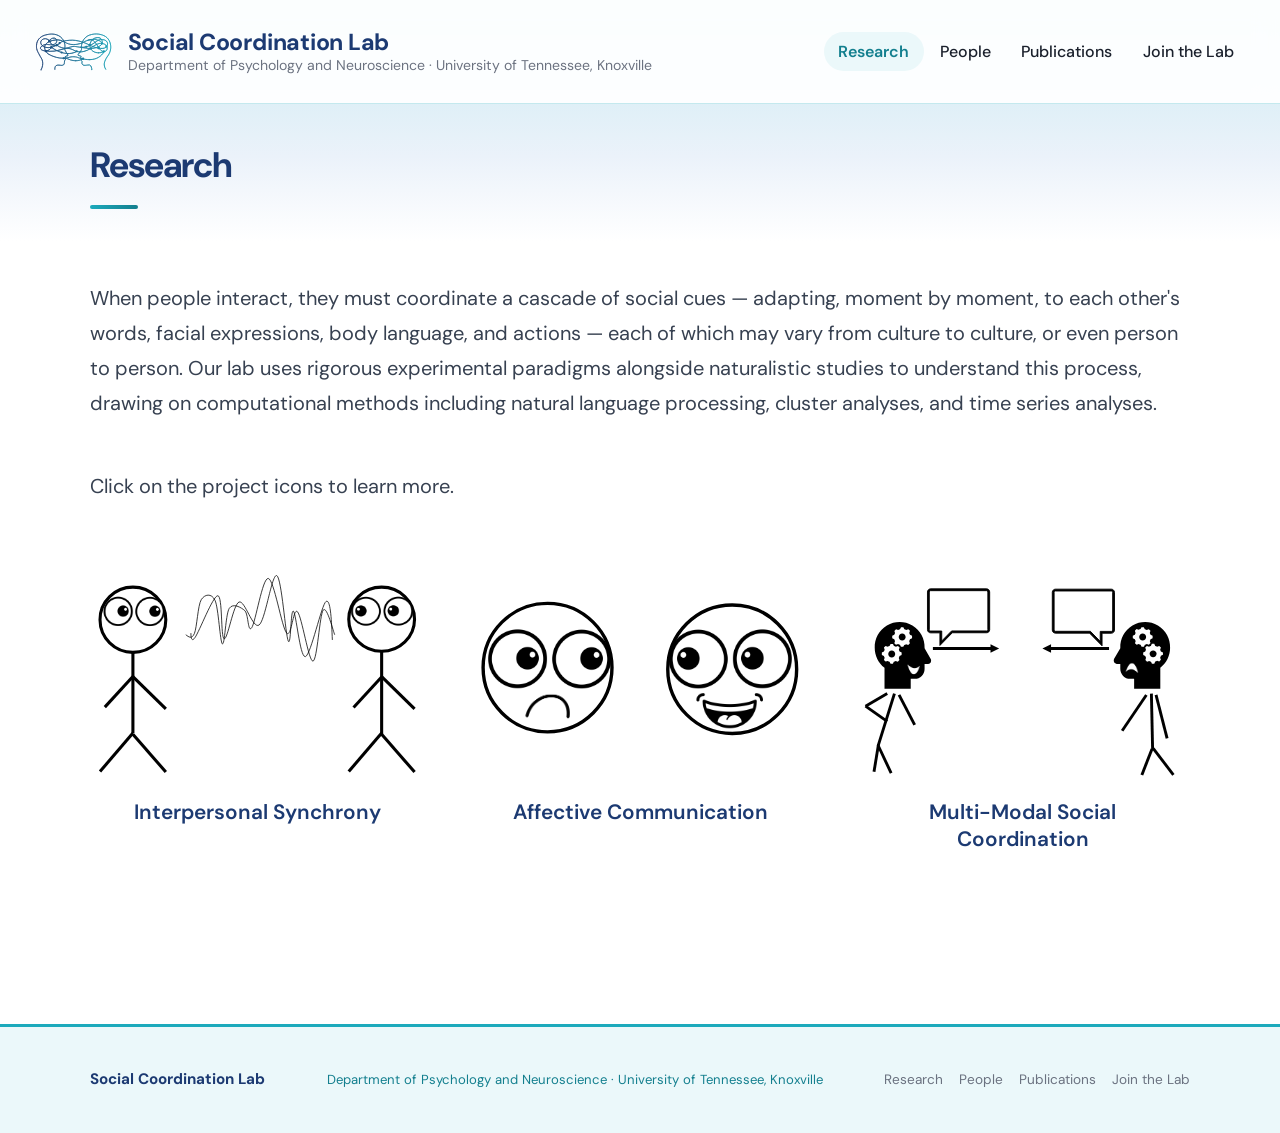
<file: research.html>
<!DOCTYPE html>
<html lang="en">
<head>
  <meta charset="UTF-8">
  <meta name="viewport" content="width=device-width, initial-scale=1.0">
  <title>Research — Social Coordination Lab</title>
  <meta name="description" content="Research areas of the Social Coordination Lab at UTK: interpersonal synchrony, affective communication, and multi-modal social coordination.">
  <link rel="stylesheet" href="css/style.css">
</head>
<body>

  <nav class="site-nav">
    <div class="nav-inner">
      <div class="nav-brand">
        <img src="assets/images/logo-noname.svg" alt="" class="nav-brand-logo">
        <div class="nav-brand-text">
          <a href="index.html">Social Coordination Lab</a>
          <span class="nav-brand-sub">Department of Psychology and Neuroscience &middot; University of Tennessee, Knoxville</span>
        </div>
      </div>
      <div class="nav-links">
        <a href="research.html" class="active">Research</a>
        <a href="people.html">People</a>
        <a href="publications.html">Publications</a>
        <a href="join.html">Join the Lab</a>
      </div>
    </div>
  </nav>

  <div class="page-title-band">
    <div class="page-title-inner">
      <h1>Research</h1>
      <div class="divider"></div>
    </div>
  </div>

  <div class="page" style="padding-left: 0; padding-right: 0;">

    <p class="intro-blurb">
      When people interact, they must coordinate a cascade of social cues — adapting, moment by moment, to each other's words, facial expressions, body language, and actions — each of which may vary from culture to culture, or even person to person. Our lab uses rigorous experimental paradigms alongside naturalistic studies to understand this process, drawing on computational methods including natural language processing, cluster analyses, and time series analyses.
    </p>
    <p class="intro-blurb" style="margin-bottom: 0;">Click on the project icons to learn more.</p>
    <div class="research-icons" style="margin-top: 3rem;">

      <!-- Interpersonal Synchrony -->
      <div class="research-icon-item">
        <button class="research-icon-btn" data-target="panel-synchrony">
          <img src="assets/images/synchrony.svg" alt="Interpersonal Synchrony">
          <span>Interpersonal Synchrony</span>
        </button>
      </div>

      <!-- Affective Communication -->
      <div class="research-icon-item">
        <button class="research-icon-btn" data-target="panel-affcomm">
          <img src="assets/images/aff-comm.svg" alt="Affective Communication">
          <span>Affective Communication</span>
        </button>
      </div>

      <!-- Multi-Modal Social Coordination -->
      <div class="research-icon-item">
        <button class="research-icon-btn" data-target="panel-multimodal">
          <img src="assets/images/coordination.svg" alt="Multi-Modal Social Coordination">
          <span>Multi-Modal Social Coordination</span>
        </button>
      </div>

    </div>

    <!-- Full-width description panels -->
    <div class="research-panel" id="panel-synchrony">
      <h2 class="panel-title">Interpersonal Synchrony</h2>
      <p>We study the moments in interaction when people synchronize with each other, and we also study the moments when they don't. Rather than assuming that heightened synchrony is always beneficial, our work investigates how moving between moments of synchrony and asynchrony may actually help people communicate. We're also interested in the individual differences that can make it easier or harder to achieve synchrony.</p>
      <p>Our research has so far tracked synchrony in eye blink rates, pupil dilation, and facial expressions. We connect these physiological and behavioral signals to interaction outcomes like improved memory, engagement, and rapport.</p>
      <h3 class="panel-subsection-title">Synchrony to a beat predicts synchrony with other minds</h3>
      <p class="panel-coverage">Read about this project in <a href="https://www.psychologytoday.com/gb/blog/the-sensory-revolution/202003/dont-got-rhythm-what-it-means-to-be-beat-deaf" target="_blank" rel="noopener">Psychology Today</a></p>
      <p>We found that individuals whose pupils were more tightly synchronized with a rhythmic auditory sequence were also more likely to synchronize their pupil dilations and constrictions with the pupil dynamics of an individual telling a story. This work suggests that the tendency to synchronize attention is a reliable individual difference that varies in the human population, manifests across levels of complexity (from highly structured to continuously varying dynamics) and predicts synchrony between minds.</p>
      <div class="pub-previews">
        <a href="https://www.nature.com/articles/s41598-023-29776-6" class="pub-preview" target="_blank" rel="noopener">
          <img src="assets/images/synchrony-beat.png" alt="Paper thumbnail">
          <span>Read more</span>
        </a>
        <a href="https://github.com/sophiewohltjen/individual-attention" class="pub-preview" target="_blank" rel="noopener">
          <img src="assets/images/Figure2.png" alt="Figure 2">
          <span>Data and code for this project</span>
        </a>
      </div>
    </div>

    <div class="research-panel" id="panel-affcomm">
      <h2 class="panel-title">Affective Communication</h2>
      <p>Successful interaction requires that we both express our own emotions and make predictions how our partner is feeling, often simultaneously. We study how facial expressions are both produced and perceived during real interactions and how these moment-to-moment dynamics shape our ability to accurately read a partner's emotional state.</p>
      <h3 class="panel-subsection-title">Affective predictability, synchrony, and connection</h3>
      <img src="assets/images/model.svg" alt="Affective synchrony model" class="panel-figure">
      <p>The Social Coordination Lab, in collaboration with Dr. Paula Niedenthal, has received an NSF award to study the role of affective synchrony in social interaction. When people mirror each other's facial expressions and vocal cues, this synchrony may act as a kind of shorthand that reduces the complexity of the social environment and makes partners' emotions more predictable. We study whether this synchrony helps people make more accurate inferences about what their partner is feeling.</p>
      <p>But perfect mirroring isn't always the goal. Interactions also require moments of departure — when topics shift, surprises happen, or something novel needs to be expressed. We're equally interested in when and how breaking from synchrony can still preserve, or even strengthen, feelings of connection.</p>
      <div class="pub-previews">
        <a href="https://www.nsf.gov/awardsearch/show-award?AWD_ID=2438276" class="pub-preview" target="_blank" rel="noopener">
          <img src="assets/images/nsf.png" alt="NSF award">
          <span>NSF award abstract</span>
        </a>
      </div>
      <h3 class="panel-subsection-title">Facial expressions &ldquo;in the wild&rdquo;</h3>
      <p>Facial expressions are central to how we coordinate and influence one another when we communicate, yet the form and meaning of these expressions vary in surprisingly nuanced ways across individuals and cultures. Existing theories of facial expression struggle to account for this variation, largely because they rest on two limiting assumptions: that expressions fall into a fixed set of basic emotion categories, and that a handful of still images, posed faces, and non-representative samples can stand in for the full range of human facial behavior.</p>
      <p>This project takes a different approach. We capture facial expressions as they naturally unfold in real interactions, across a diverse sample of individuals. The setup is straightforward: groups of four people who already know each other play a series of games while we record their spontaneous expressions. As we collect this data, we are also developing data-driven methods to identify meaningful clusters within this rich dataset and validate them against human judgment.</p>
      <div class="pub-previews">
        <a href="https://www.tandfonline.com/doi/abs/10.1080/02699931.2024.2446945?casa_token=uprtJejlRvAAAAAA:4KbGv9zQ0BTERsC45VUERgjuYhj0U2Ws1ja3-Fm_jkfgc35AhX77wh9ylEBJsFuJWu8i0sep7DnlaA" class="pub-preview" target="_blank" rel="noopener">
          <img src="assets/images/fitw.png" alt="Learn more">
          <span>Learn more</span>
        </a>
      </div>
    </div>

    <div class="research-panel" id="panel-multimodal">
      <h2 class="panel-title">Multi-Modal Social Coordination</h2>
      <p>Human communication unfolds across multiple channels at once. Facial expressions, eye contact, speech, and body movement all work together to build a successful conversation. These channels interact within a single person (think of the precise coordination of expression, head angle, and gaze that produces a withering stare) and between people (the way that same stare might cause a partner to drop their eyes and hunch their shoulders). We study how these cross-channel exchanges, within and between people, shape the success of social interaction.</p>
      <h3 class="panel-subsection-title">Eye contact marks the rise and fall of shared attention in conversation</h3>
      <p class="panel-coverage">Read about this project in <a href="https://www.scientificamerican.com/article/making-eye-contact-signals-a-new-turn-in-a-conversation/" target="_blank" rel="noopener">Scientific American</a> and <a href="https://www.forbes.com/sites/jarretjackson/2022/07/20/is-your-team-in-sync-if-not-it-may-be-time-for-a-game/?sh=1e0f21d974cb" target="_blank" rel="noopener">Forbes</a></p>
      <p>We measured pupillary synchrony and eye contact between dyads engaged in unstructured conversation. When dyads made eye contact, their pupils were highly synchronized. During each instance of eye contact, however, we found that participants desynchronized their pupils. Specifically, we found that eye contact commences as synchrony peaks and predicts an immediate and subsequent decline in synchrony until eye contact breaks. We also found these moments of eye contact were positively correlated with dyads' ratings of engagement during the conversation. This relationship suggests that eye contact signals when attentional synchrony is high, and perhaps facilitates movements into and out of attentional synchrony in a way that sustains dyads' mutual engagement.</p>
      <div class="pub-previews">
        <a href="https://www.pnas.org/doi/abs/10.1073/pnas.2106645118" class="pub-preview" target="_blank" rel="noopener">
          <img src="assets/images/eyecontact.png" alt="Paper thumbnail">
          <span>Read more</span>
        </a>
        <a href="https://github.com/sophiewohltjen/eyeContact-in-conversation" class="pub-preview" target="_blank" rel="noopener">
          <img src="assets/images/Figure3.png" alt="Figure 3">
          <span>Data and code for this project</span>
        </a>
      </div>
    </div>

  </div>

  <footer class="site-footer">
    <div class="footer-inner">
      <div class="footer-brand">Social Coordination Lab</div>
      <div class="footer-meta">Department of Psychology and Neuroscience &middot; University of Tennessee, Knoxville</div>
      <div class="footer-links">
        <a href="research.html">Research</a>
        <a href="people.html">People</a>
        <a href="publications.html">Publications</a>
        <a href="join.html">Join the Lab</a>
      </div>
    </div>
  </footer>

  <script>
  document.querySelectorAll('.research-icon-btn').forEach(btn => {
    btn.addEventListener('click', () => {
      const panel = document.getElementById(btn.dataset.target);
      const isOpen = panel.classList.contains('open');
      document.querySelectorAll('.research-panel').forEach(p => p.classList.remove('open'));
      document.querySelectorAll('.research-icon-btn').forEach(b => b.classList.remove('active'));
      if (!isOpen) {
        panel.classList.add('open');
        btn.classList.add('active');
        setTimeout(() => {
          panel.scrollIntoView({ behavior: 'smooth', block: 'start' });
        }, 50);
      }
    });
  });
  </script>
  <script src="js/nav.js"></script>

</body>
</html>
</file>
<file: css/style.css>
/* ============================================================
   Social Coordination Lab — socialcoordinationlab.com
   ============================================================ */

@import url('https://fonts.googleapis.com/css2?family=DM+Sans:wght@300;400;500;600;700&display=swap');

*, *::before, *::after {
  box-sizing: border-box;
  margin: 0;
  padding: 0;
}

:root {
  --navy:       #1C3A72;
  --teal:       #1CAABC;
  --teal-dark:  #137F8E;
  --teal-light: #EBF8FA;
  --teal-mid:   #A8E0E9;
  --text:       #1A202C;
  --muted:      #6B7280;
  --border:     #E2E8F0;
  --bg:         #FFFFFF;
  --bg-alt:     #F7FAFC;
  --max-w:      1100px;
  --nav-h:      104px;
}

html { scroll-behavior: smooth; }

body {
  font-family: 'DM Sans', -apple-system, BlinkMacSystemFont, sans-serif;
  font-size: 16px;
  line-height: 1.7;
  color: var(--text);
  background: var(--bg);
}

a { color: var(--teal-dark); text-decoration: none; }
a:hover { text-decoration: underline; }

/* ---- Navigation — frosted glass ---- */
.site-nav {
  position: fixed;
  top: 0;
  left: 0;
  right: 0;
  z-index: 100;
  background: rgba(255,255,255,0.92);
  backdrop-filter: blur(12px);
  -webkit-backdrop-filter: blur(12px);
  border-bottom: 1px solid rgba(28,170,188,0.25);
  height: var(--nav-h);
  display: flex;
  align-items: center;
  transform: translateY(-100%);
  transition: transform 0.3s ease;
  pointer-events: none;
}
.site-nav.nav-visible {
  transform: translateY(0);
  pointer-events: auto;
}

.nav-inner {
  max-width: 1400px;
  width: 100%;
  margin: 0 auto;
  padding: 0 2rem;
  display: flex;
  align-items: center;
  justify-content: space-between;
  gap: 1.5rem;
}

.nav-brand {
  display: flex;
  flex-direction: row;
  align-items: center;
  gap: 0.75rem;
  flex-shrink: 0;
}
.nav-brand-logo {
  height: 42px;
  width: auto;
  display: block;
}
.nav-brand-text {
  display: flex;
  flex-direction: column;
  line-height: 1.25;
}
.nav-brand a {
  font-size: 1.45rem;
  font-weight: 700;
  color: var(--navy);
  letter-spacing: -0.01em;
  text-decoration: none;
}
.nav-brand a:hover { color: var(--teal); }
.nav-brand-sub {
  font-size: 0.88rem;
  color: var(--muted);
  font-weight: 400;
}

.nav-links {
  display: flex;
  align-items: center;
  gap: 0.1rem;
  flex-shrink: 0;
}
.nav-links a {
  font-size: 1rem;
  font-weight: 500;
  color: var(--text);
  padding: 0.4rem 0.9rem;
  border-radius: 20px;
  text-decoration: none;
  transition: background 0.15s, color 0.15s;
}
.nav-links a:hover { background: var(--teal-light); color: var(--teal-dark); }
.nav-links a.active { color: var(--teal-dark); font-weight: 600; background: var(--teal-light); }

/* ---- Page wrapper ---- */
.page {
  max-width: var(--max-w);
  margin: 0 auto;
  padding: 0 2rem;
}

/* ---- Hero (home) ---- */
.hero-band {
  background: linear-gradient(to bottom, #C8EBF2 0%, #D8EEF5 30%, #EBF2FA 65%, #fff 100%);
  padding: 2rem 0.75rem 0.25rem;
  display: flex;
  flex-direction: column;
  align-items: center;
  text-align: center;
}
.hero-band img {
  width: 750px;
  max-width: 96%;
}
.hero-affil {
  font-size: 1rem;
  color: var(--muted);
  letter-spacing: 0.06em;
  font-weight: 500;
  text-transform: uppercase;
}

.hero-content {
  max-width: 1400px;
  margin: 0 auto;
  padding: 7rem 2rem 5.5rem;
  display: flex;
  flex-direction: column;
  align-items: center;
  text-align: center;
}
.hero-content p {
  font-size: 1.05rem;
  color: #374151;
  line-height: 1.75;
  margin-bottom: 0.9rem;
  max-width: 72ch;
}
.hero-content .hero-lead {
  font-size: 2.25rem;
  max-width: 1400px;
  color: var(--teal-dark);
  font-weight: 400;
  font-weight: 700;
}
.hero-content .hero-subhead {
  font-size: 1.5rem;
  font-weight: 600;
  color: var(--navy);
  text-align: left;
  width: 100%;
  max-width: none;
  padding-left: 1.25rem;
}
.hero-list {
  list-style: none;
  padding: 0;
  margin: 0.5rem 0 0.9rem;
  width: 100%;
  text-align: left;
}
.hero-list li {
  font-size: 1.25rem;
  color: #374151;
  line-height: 1.75;
  padding: 0.4rem 0 0.4rem 1.25rem;
  position: relative;
}
.hero-list li::before {
  content: '';
  position: absolute;
  left: 0;
  top: 1rem;
  width: 6px;
  height: 6px;
  border-radius: 50%;
  background: var(--teal);
}

.hero-rule {
  display: flex;
  align-items: center;
  gap: 1rem;
  margin: 2rem 0;
  width: 100%;
  justify-content: center;
}
.hero-rule::before, .hero-rule::after {
  content: '';
  flex: 1;
  max-width: 80px;
  height: 1.5px;
}
.hero-rule::before { background: linear-gradient(90deg, transparent, var(--teal)); }
.hero-rule::after  { background: linear-gradient(90deg, var(--teal), transparent); }
.hero-rule-dot {
  width: 8px; height: 8px;
  border-radius: 50%;
  background: var(--teal);
  opacity: 0.7;
}

/* ---- Buttons ---- */
.hero-links {
  display: flex;
  flex-wrap: wrap;
  justify-content: center;
  gap: 0.75rem;
}

.btn {
  display: inline-block;
  padding: 0.58rem 1.4rem;
  border-radius: 30px;
  font-size: 0.9rem;
  font-weight: 600;
  font-family: 'DM Sans', sans-serif;
  transition: background 0.15s, color 0.15s, border-color 0.15s, transform 0.12s;
  text-decoration: none;
}
.btn:hover { transform: translateY(-1px); text-decoration: none; }

.btn-primary {
  background: var(--teal);
  color: #fff;
  border: 2px solid var(--teal);
}
.btn-primary:hover { background: var(--teal-dark); border-color: var(--teal-dark); }

.btn-outline {
  background: transparent;
  color: var(--navy);
  border: 2px solid rgba(28,58,114,0.35);
}
.btn-outline:hover { border-color: var(--navy); }

/* ---- Page title (interior pages) ---- */
.page-title-band {
  background: linear-gradient(to bottom, #C8EBF2 0%, #D8EEF5 30%, #EBF2FA 65%, #fff 100%);
  padding: calc(var(--nav-h) + 2rem) 2rem 0;
  margin-bottom: 2.5rem;
}
.page-title-inner {
  max-width: var(--max-w);
  margin: 0 auto;
  padding-bottom: 2rem;
}
.page-title-band h1 {
  font-size: 2.2rem;
  font-weight: 700;
  color: var(--navy);
  letter-spacing: -0.03em;
  margin-bottom: 0.5rem;
}
.page-title-band p {
  color: var(--muted);
  max-width: 65ch;
  font-size: 1rem;
  margin-top: 0.5rem;
}

.divider {
  width: 48px;
  height: 4px;
  background: linear-gradient(90deg, var(--teal), var(--teal-dark));
  border-radius: 2px;
  margin: 0.6rem 0 0;
}

/* ---- Research cards ---- */
.research-icons {
  display: flex;
  gap: 3rem;
  padding-bottom: 5rem;
  align-items: flex-start;
  flex-wrap: wrap;
}

.research-icon-item {
  flex: 1;
  min-width: 200px;
}

.research-icon-btn {
  display: flex;
  flex-direction: column;
  align-items: center;
  gap: 0.85rem;
  background: none;
  border: none;
  cursor: pointer;
  width: 100%;
  padding: 0.75rem 0.5rem;
  border-radius: 10px;
  transition: background 0.15s;
  font-family: 'DM Sans', sans-serif;
}
.research-icon-btn:hover { background: var(--teal-light); }
.research-icon-btn.active { background: var(--teal-light); }

.research-icon-btn img {
  height: 220px;
  width: auto;
  max-width: 100%;
  object-fit: contain;
  border-radius: 8px;
}

.research-icon-btn span {
  font-size: 1.3rem;
  font-weight: 600;
  color: var(--navy);
  text-align: center;
  line-height: 1.3;
}

.research-panel {
  max-height: 0;
  overflow: hidden;
  transition: max-height 0.4s ease;
  width: 100%;
  scroll-margin-top: var(--nav-h);
}
.research-panel.open {
  max-height: 2800px;
}
.research-panel .panel-title {
  font-size: 1.75rem;
  font-weight: 700;
  color: var(--navy);
  margin: 0;
  padding-top: 1.5rem;
}
.research-panel p {
  color: #4B5563;
  font-size: 1.25rem;
  line-height: 1.75;
  margin-bottom: 0.75rem;
  padding-top: 1.5rem;
}
.research-panel .panel-coverage {
  font-size: 1.1rem;
  padding-top: 0.4rem;
  margin-bottom: 0;
}
.research-panel .panel-coverage a {
  color: var(--teal-dark);
}
.research-panel .panel-coverage a:hover {
  color: var(--teal);
}
.research-panel .panel-figure {
  display: block;
  margin: 1.5rem auto 0;
  max-width: 55%;
  border-radius: 4px;
}
.research-panel .panel-subsection-title {
  font-size: 1.4rem;
  font-weight: 700;
  color: var(--navy);
  margin: 3rem 0 0;
  padding-top: 0;
}
.research-panel .pub-links {
  display: flex;
  flex-wrap: wrap;
  gap: 0.4rem;
  margin-top: 0.75rem;
}
.pub-previews {
  display: flex;
  flex-wrap: wrap;
  justify-content: center;
  gap: 3rem;
  margin-top: 1.25rem;
  padding-bottom: 1.5rem;
}
.pub-preview {
  display: flex;
  flex-direction: column;
  align-items: center;
  gap: 0.5rem;
  text-decoration: none;
  max-width: 220px;
}
.pub-preview img {
  width: 220px;
  height: 180px;
  object-fit: cover;
  object-position: top;
  border: 1px solid #d1d5db;
  border-radius: 4px;
  display: block;
  transition: border-color 0.2s;
}
.pub-preview:hover img {
  border-color: var(--teal);
}
.pub-preview span {
  font-size: 0.9rem;
  font-weight: 600;
  color: var(--teal-dark);
}
.pub-preview:hover span {
  color: var(--teal);
  text-decoration: underline;
}
.card-tags {
  display: flex;
  flex-wrap: wrap;
  gap: 0.4rem;
  margin-top: 1rem;
  padding-bottom: 1rem;
}

.tag {
  font-size: 0.75rem;
  font-weight: 600;
  color: var(--teal-dark);
  background: var(--teal-light);
  padding: 0.2rem 0.65rem;
  border-radius: 20px;
}

/* ---- Intro blurb ---- */
.intro-blurb {
  color: #374151;
  font-size: 1.25rem;
  line-height: 1.75;
  margin-bottom: 3rem;
  max-width: 1100px;
}

/* ---- People ---- */
.people-section { margin-bottom: 4rem; }

.section-label {
  display: block;
  font-size: 1.6rem;
  font-weight: 700;
  color: var(--navy);
  margin-bottom: 1.5rem;
  padding-bottom: 0.5rem;
  border-bottom: 3px solid var(--teal);
}

.person-pi {
  display: grid;
  grid-template-columns: auto 1fr;
  gap: 2.5rem;
  align-items: start;
}
.person-pi img {
  width: 250px;
  height: 250px;
  object-fit: cover;
  border-radius: 0;
}
.person-photo-col {
  display: flex;
  flex-direction: column;
  width: 250px;
}
.person-info h3 {
  font-size: 1.6rem;
  font-weight: 700;
  color: var(--navy);
  margin-bottom: 0.2rem;
}
.person-info .person-title {
  font-size: 1rem;
  color: var(--teal-dark);
  font-weight: 500;
  margin-bottom: 1rem;
}
.person-info p {
  color: #374151;
  font-size: 1.1rem;
  line-height: 1.7;
  margin-bottom: 0.75rem;
}

.person-links { display: flex; flex-wrap: wrap; gap: 0.5rem; margin-top: 1rem; }
.person-link {
  font-size: 0.95rem;
  font-weight: 600;
  color: var(--teal-dark);
  border: 1.5px solid var(--teal);
  padding: 0.3rem 0.9rem;
  border-radius: 20px;
  text-decoration: none;
  transition: background 0.15s, color 0.15s;
}
.person-link:hover { background: var(--teal); color: #fff; text-decoration: none; }

.people-placeholder {
  background: var(--teal-light);
  border: 1px solid var(--teal-mid);
  border-radius: 6px;
  padding: 0.6rem 1rem;
  text-align: left;
  font-style: italic;
  color: #374151;
  display: inline-block;
}
.people-placeholder p { font-size: 1.1rem; }
.people-placeholder a { color: var(--teal-dark); font-weight: 600; }

/* ---- Publications ---- */
.pub-section { margin-bottom: 3.5rem; }

.pub-section-label {
  display: block;
  font-size: 1.2rem;
  font-weight: 700;
  color: var(--navy);
  margin-bottom: 1.25rem;
  padding-bottom: 0.45rem;
  border-bottom: 3px solid var(--teal);
}

.pub-list {
  list-style: none;
  display: flex;
  flex-direction: column;
  gap: 0.85rem;
}

.pub-item {
  padding: 0.5rem 0;
  font-size: 0.93rem;
  color: #374151;
  line-height: 1.65;
}
.pub-item strong { color: var(--navy); }

.pub-item .pub-links { margin-top: 0.5rem; display: flex; flex-wrap: wrap; gap: 0.4rem; }
.pub-link {
  font-size: 0.77rem;
  font-weight: 600;
  color: var(--teal-dark);
  border: 1.5px solid var(--teal);
  padding: 0.12rem 0.55rem;
  border-radius: 20px;
  text-decoration: none;
  transition: background 0.15s, color 0.15s;
}
.pub-link:hover { background: var(--teal); color: #fff; text-decoration: none; }

.pub-coverage { font-size: 0.93rem; color: var(--muted); margin-top: 0.35rem; }
.pub-coverage a { color: var(--teal-dark); }

/* ---- Join ---- */
.join-section {
  margin-bottom: 2.5rem;
}


.join-section h2 { font-size: 1.35rem; font-weight: 700; color: var(--navy); margin-bottom: 1rem; }
.join-section p { color: #374151; font-size: 0.97rem; line-height: 1.7; margin-bottom: 0.85rem; }
.join-section .btn { margin-top: 0.5rem; }

.join-badge {
  display: inline-block;
  font-size: 0.75rem;
  font-weight: 700;
  padding: 0.2rem 0.7rem;
  border-radius: 20px;
  margin-bottom: 0.75rem;
  letter-spacing: 0.02em;
  background: #D1FAE5;
  color: #065F46;
}
.join-badge.closed { background: #FEE2E2; color: #991B1B; }

/* ---- Footer ---- */
.site-footer {
  margin-top: 5rem;
  padding: 2.5rem 2rem;
  background: var(--teal-light);
  border-top: 3px solid var(--teal);
}
.footer-inner {
  max-width: var(--max-w);
  margin: 0 auto;
  display: flex;
  justify-content: space-between;
  align-items: center;
  flex-wrap: wrap;
  gap: 1rem;
}
.footer-brand { font-size: 0.95rem; font-weight: 700; color: var(--navy); }
.footer-meta  { font-size: 0.82rem; color: var(--teal-dark); }
.footer-links { display: flex; gap: 1rem; font-size: 0.85rem; }
.footer-links a { color: var(--muted); }
.footer-links a:hover { color: var(--teal-dark); text-decoration: none; }

/* ---- Responsive ---- */
@media (max-width: 768px) {
  .hero-band img { width: 320px; }
  .hero-content { padding: 2.5rem 1.5rem 4rem; }

  .nav-inner { padding: 0 1rem; }
  .nav-brand-sub { display: none; }
  .nav-links a { padding: 0.4rem 0.55rem; font-size: 0.8rem; }

  .person-pi { grid-template-columns: 1fr; text-align: center; }
  .person-pi img { margin: 0 auto; }
  .person-links { justify-content: center; }

  .page { padding: 0 1.25rem; }
  .page-title-band { padding: 2rem 1.25rem 0; }
  .join-section { padding: 1.75rem 1.25rem; }

  .footer-inner { flex-direction: column; text-align: center; }
  .footer-links { justify-content: center; }
}
</file>
